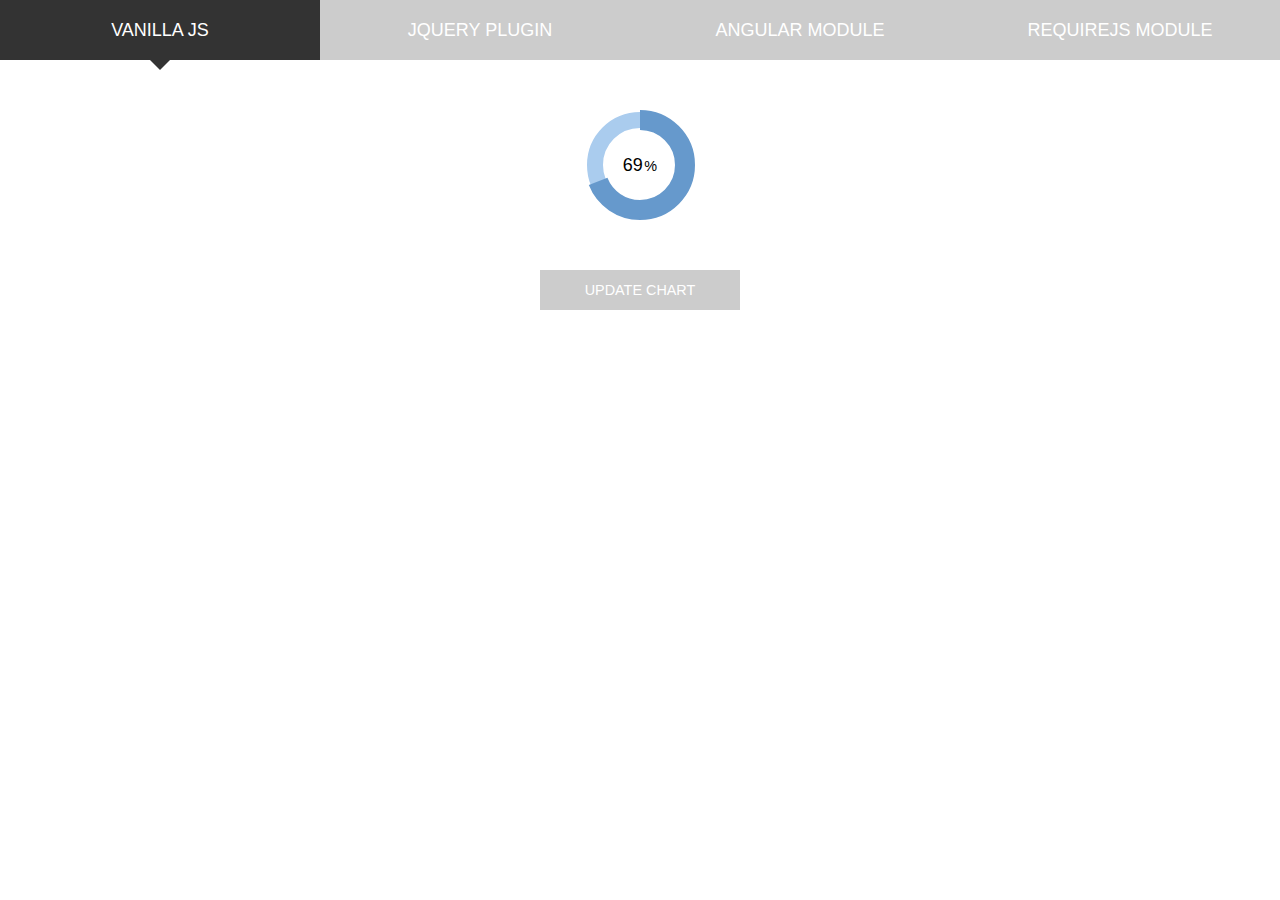
<file: easy-pie-chart-master/demo/index.html>
<!doctype html>
<html lang="en">
<head>
	<meta charset="UTF-8"/>
	<title>vanilla</title>
	<meta name="viewport" content="width=device-width"/>
	<link rel="stylesheet" href="style.css"/>
</head>
<body>

	<ul>
		<li><a href="index.html" class="active">Vanilla JS</a></li>
		<li><a href="jquery.html">jQuery plugin</a></li>
		<li><a href="angular.html">Angular module</a></li>
		<li><a href="requirejs.html">RequireJS module</a></li>
	</ul>

	<span class="chart" data-percent="86">
		<span class="percent"></span>
	</span>

	<span class="btn js_update">Update chart</span>

	<script src="../dist/easypiechart.js"></script>
	<script>
	document.addEventListener('DOMContentLoaded', function() {
		var chart = window.chart = new EasyPieChart(document.querySelector('span'), {
			easing: 'easeOutElastic',
			delay: 3000,
			barColor: '#69c',
			trackColor: '#ace',
			scaleColor: false,
			lineWidth: 20,
			trackWidth: 16,
			lineCap: 'butt',
			onStep: function(from, to, percent) {
				this.el.children[0].innerHTML = Math.round(percent);
			}
		});

		document.querySelector('.js_update').addEventListener('click', function(e) {
			chart.update(Math.random()*200-100);
		});

	});
	</script>
</body>
</html>
</file>
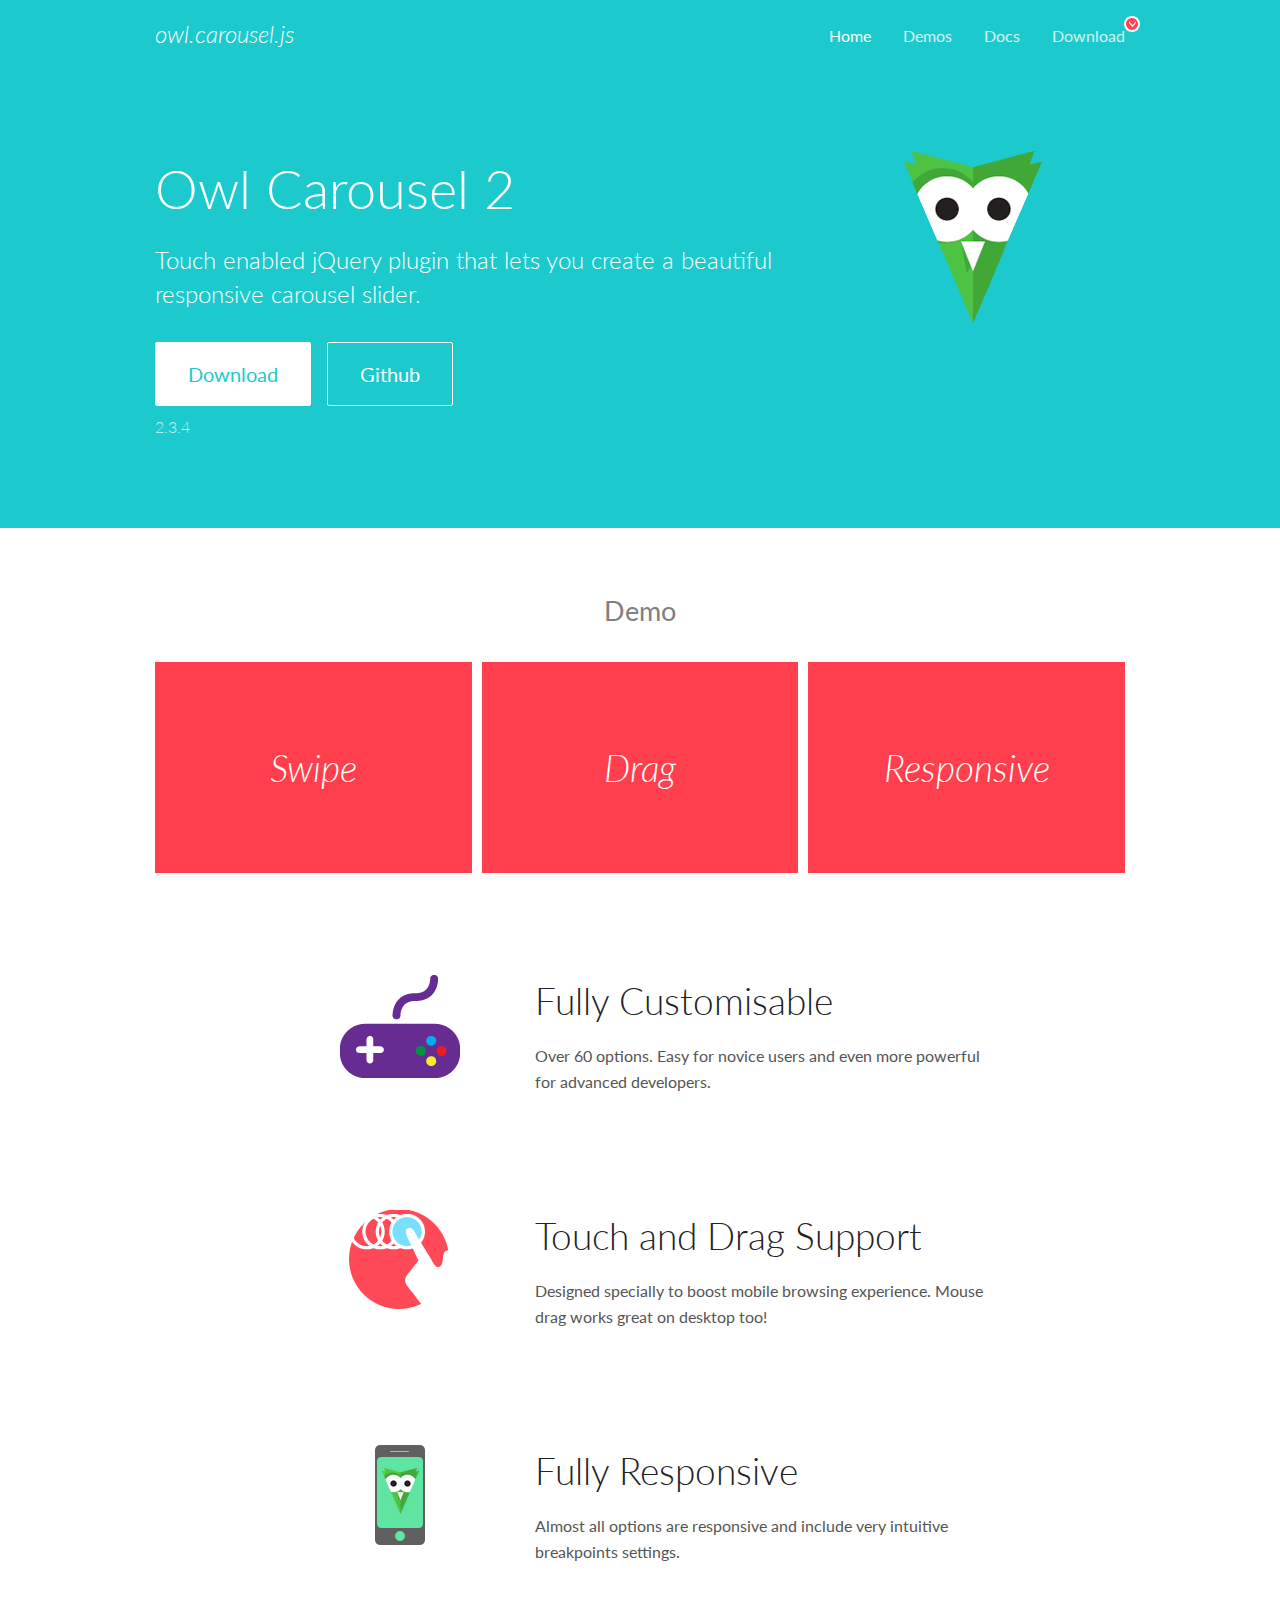
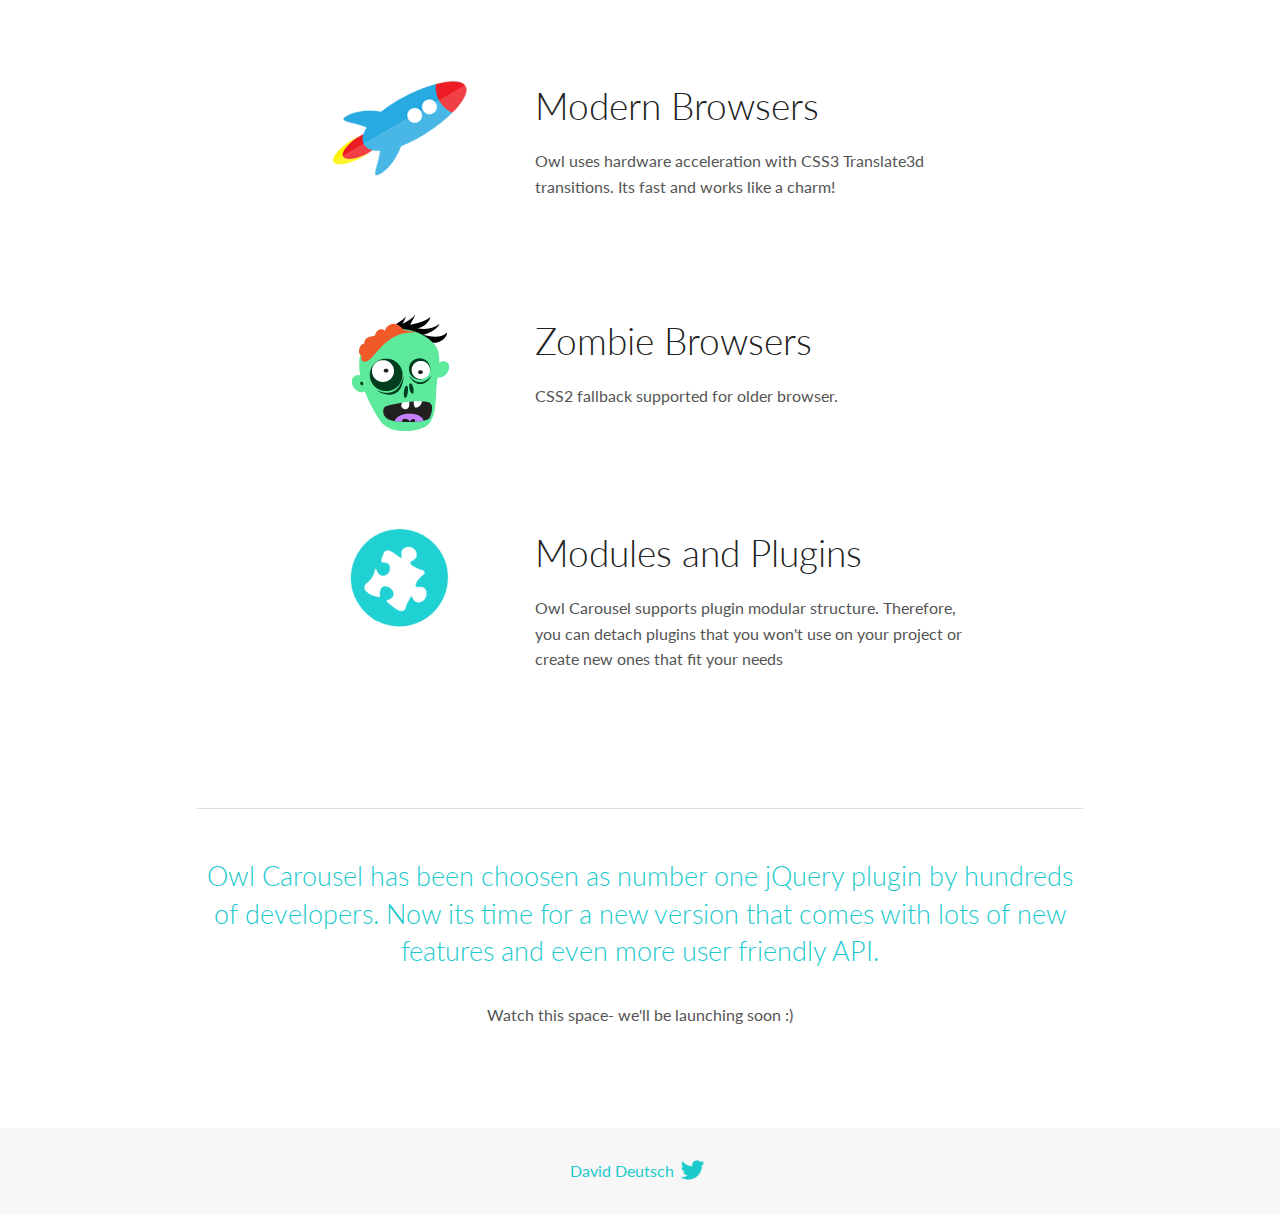
<file: OwlCarousel2-2.3.4/docs/index.html>
<!DOCTYPE html>
<html lang="en">
  <head>

    <!-- head -->
    <meta charset="utf-8">
    <meta name="msapplication-tap-highlight" content="no" />
    <meta name="viewport" content="width=device-width, initial-scale=1.0" />
    <meta name="description" content="Touch enabled jQuery plugin that lets you create beautiful responsive carousel slider.">
    <meta name="author" content="David Deutsch">
    <title>
      Home | Owl Carousel | 2.3.4
    </title>

    <!-- Stylesheets -->
    <link href='https://fonts.googleapis.com/css?family=Lato:300,400,700,400italic,300italic' rel='stylesheet' type='text/css'>
    <link rel="stylesheet" href="assets/css/docs.theme.min.css">

    <!-- Owl Stylesheets -->
    <link rel="stylesheet" href="assets/owlcarousel/assets/owl.carousel.min.css">
    <link rel="stylesheet" href="assets/owlcarousel/assets/owl.theme.default.min.css">

    <!-- HTML5 shim and Respond.js IE8 support of HTML5 elements and media queries -->

    <!--[if lt IE 9]>
      <script src="https://oss.maxcdn.com/libs/html5shiv/3.7.0/html5shiv.js"></script>
      <script src="https://oss.maxcdn.com/libs/respond.js/1.3.0/respond.min.js"></script>
    <![endif]-->

    <!-- Favicons -->
    <link rel="apple-touch-icon-precomposed" sizes="144x144" href="assets/ico/apple-touch-icon-144-precomposed.png">
    <link rel="shortcut icon" href="assets/ico/favicon.png">
    <link rel="shortcut icon" href="favicon.ico">

    <!-- Yeah i know js should not be in header. Its required for demos.-->

    <!-- javascript -->
    <script src="assets/vendors/jquery.min.js"></script>
    <script src="assets/owlcarousel/owl.carousel.js"></script>
  </head>
  <body>

    <!-- header -->
    <header class="header">
      <div class="row">
        <div class="large-12 columns">
          <div class="brand left">
            <h3>
              <a href="/OwlCarousel2/">owl.carousel.js</a> 
            </h3>
          </div>
          <a id="toggle-nav" class="right">
            <span></span> <span></span> <span></span> 
          </a> 
          <div class="nav-bar">
            <ul class="clearfix">
              <li class="active">
                <a href="/OwlCarousel2/index.html">Home</a> 
              </li>
              <li> <a href="/OwlCarousel2/demos/demos.html">Demos</a>  </li>
              <li> <a href="/OwlCarousel2/docs/started-welcome.html">Docs</a>  </li>
              <li>
                <a href="https://github.com/OwlCarousel2/OwlCarousel2/archive/2.3.4.zip">Download</a> 
                <span class="download"></span> 
              </li>
            </ul>
          </div>
        </div>
      </div>
    </header>

    <!-- home panel -->
    <section id="hero">
      <div class="row">
        <div class="large-8 medium-8 columns">
          <h1>Owl Carousel 2</h1>
          <h4>Touch enabled jQuery plugin that lets you create a beautiful responsive carousel slider.</h4>
          <a href="https://github.com/OwlCarousel2/OwlCarousel2/archive/2.3.4.zip" class="hero-button">Download</a> 
          <a href="https://github.com/OwlCarousel2/OwlCarousel2" class="hero-button outline">Github</a> 
          <p>2.3.4</p>
        </div>
        <div class="large-4 medium-4 columns">
          <img class="owl-logo" src="assets/img/owl-logo.png" alt="mr. Owl">
        </div>
      </div>
    </section>

    <!-- body -->
    <div class="home-demo">
      <div class="row">
        <div class="large-12 columns">
          <h3>Demo</h3>
          <div class="owl-carousel">
            <div class="item">
              <h2>Swipe</h2>
            </div>
            <div class="item">
              <h2>Drag</h2>
            </div>
            <div class="item">
              <h2>Responsive</h2>
            </div>
            <div class="item">
              <h2>CSS3</h2>
            </div>
            <div class="item">
              <h2>Fast</h2>
            </div>
            <div class="item">
              <h2>Easy</h2>
            </div>
            <div class="item">
              <h2>Free</h2>
            </div>
            <div class="item">
              <h2>Upgradable</h2>
            </div>
            <div class="item">
              <h2>Tons of options</h2>
            </div>
            <div class="item">
              <h2>Infinity</h2>
            </div>
            <div class="item">
              <h2>Auto Width</h2>
            </div>
          </div>
        </div>
      </div>
    </div>
    <script>
      var owl = $('.owl-carousel');
      owl.owlCarousel({
        margin: 10,
        loop: true,
        responsive: {
          0: {
            items: 1
          },
          600: {
            items: 2
          },
          1000: {
            items: 3
          }
        }
      })
    </script>

    <!-- features -->
    <div id="features">
      <div class="row">
        <div class="small-12 medium-9 small-centered columns">
          <section class="row feature">
            <div class="medium-4 small-12 columns">
              <img src="assets/img/feature-options.png" alt="">
            </div>
            <div class="medium-8 small-12 columns">
              <h2>Fully Customisable</h2>
              <p>Over 60 options. Easy for novice users and even more powerful for advanced developers.</p>
            </div>
          </section>
          <section class="row feature">
            <div class="medium-4 small-12 columns">
              <img src="assets/img/feature-drag.png" alt="">
            </div>
            <div class="medium-8 small-12 columns">
              <h2>Touch and Drag Support</h2>
              <p>Designed specially to boost mobile browsing experience. Mouse drag works great on desktop too!</p>
            </div>
          </section>
          <section class="row feature">
            <div class="medium-4 small-12 columns">
              <img src="assets/img/feature-responsive.png" alt="">
            </div>
            <div class="medium-8 small-12 columns">
              <h2>Fully Responsive</h2>
              <p>Almost all options are responsive and include very intuitive breakpoints settings.</p>
            </div>
          </section>
          <section class="row feature">
            <div class="medium-4 small-12 columns">
              <img src="assets/img/feature-modern.png" alt="">
            </div>
            <div class="medium-8 small-12 columns">
              <h2>Modern Browsers</h2>
              <p>Owl uses hardware acceleration with CSS3 Translate3d transitions. Its fast and works like a charm! </p>
            </div>
          </section>
          <section class="row feature">
            <div class="medium-4 small-12 columns">
              <img src="assets/img/feature-zombie.png" alt="">
            </div>
            <div class="medium-8 small-12 columns">
              <h2>Zombie Browsers</h2>
              <p>CSS2 fallback supported for older browser.</p>
            </div>
          </section>
          <section class="row feature">
            <div class="medium-4 small-12 columns">
              <img src="assets/img/feature-module.png" alt="">
            </div>
            <div class="medium-8 small-12 columns">
              <h2>Modules and Plugins</h2>
              <p>Owl Carousel supports plugin modular structure. Therefore, you can detach plugins that you won&#x27;t use on your project or create new ones that fit your needs</p>
            </div>
          </section>
        </div>
      </div>
    </div>

    <!-- footer -->
    <section id="teaser-text">
      <div class="row">
        <div class="small-12 medium-11 small-centered columns">
          <hr>
          <h3 id="owl-carousel-has-been-choosen-as-number-one-jquery-plugin-by-hundreds-of-developers-now-its-time-for-a-new-version-that-comes-with-lots-of-new-features-and-even-more-user-friendly-api-">Owl Carousel has been choosen as number one jQuery plugin by hundreds of developers. Now its time for a new version that comes with lots of new features and even more user friendly API.</h3>
          <p>Watch this space- we&#39;ll be launching soon :)</p>
        </div>
      </div>
    </section>

    <!-- footer -->
    <footer class="footer">
      <div class="row">
        <div class="large-12 columns">
          <h5>
            <a href="/OwlCarousel2/docs/support-contact.html">David Deutsch</a> 
            <a id="custom-tweet-button" href="https://twitter.com/share?url=https://github.com/OwlCarousel2/OwlCarousel2&text=Owl Carousel - This is so awesome! " target="_blank"></a> 
          </h5>
        </div>
      </div>
    </footer>

    <!-- vendors -->
    <script src="assets/vendors/highlight.js"></script>
    <script src="assets/js/app.js"></script>
  </body>
</html>
</file>
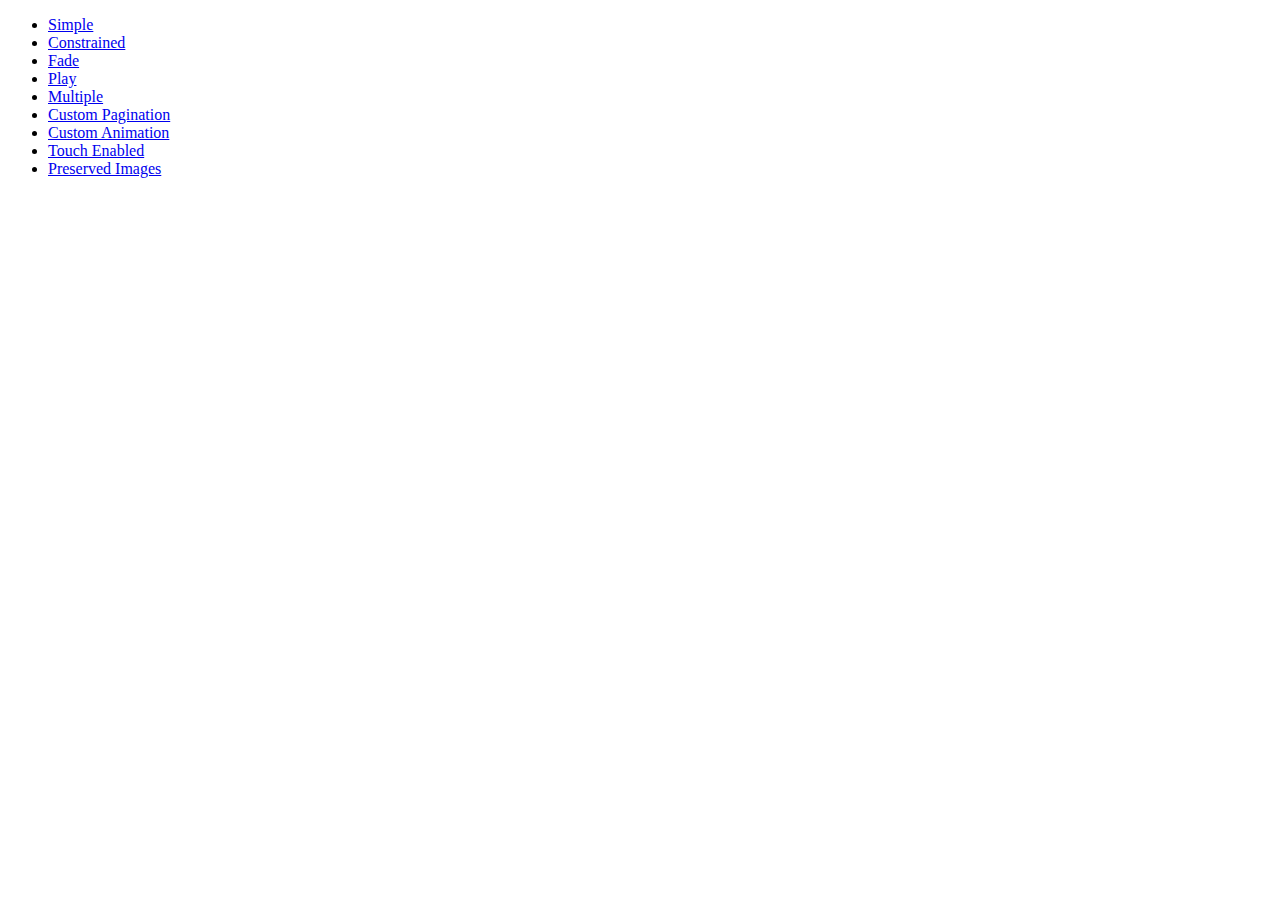
<file: superslides-0.6-stable/examples/index.html>
<!DOCTYPE html>
<html>
<head>
  <meta charset="utf-8">
  <title>Superslides - A fullscreen slider for jQuery</title>
  <link rel="stylesheet" href="../dist/stylesheets/superslides.css">
</head>
<body>
  <ul>
    <li><a href="simple.html">Simple</a></li>
    <li><a href="constrained.html">Constrained</a></li>
    <li><a href="fade.html">Fade</a></li>
    <li><a href="play.html">Play</a></li>
    <li><a href="multiple.html">Multiple</a></li>
    <li><a href="custom-pagination.html">Custom Pagination</a></li>
    <li><a href="custom-fx.html">Custom Animation</a></li>
    <li><a href="touch.html">Touch Enabled</a></li>
    <li><a href="preserved-images.html">Preserved Images</a></li>
  </ul>
</body>
</html>
</file>
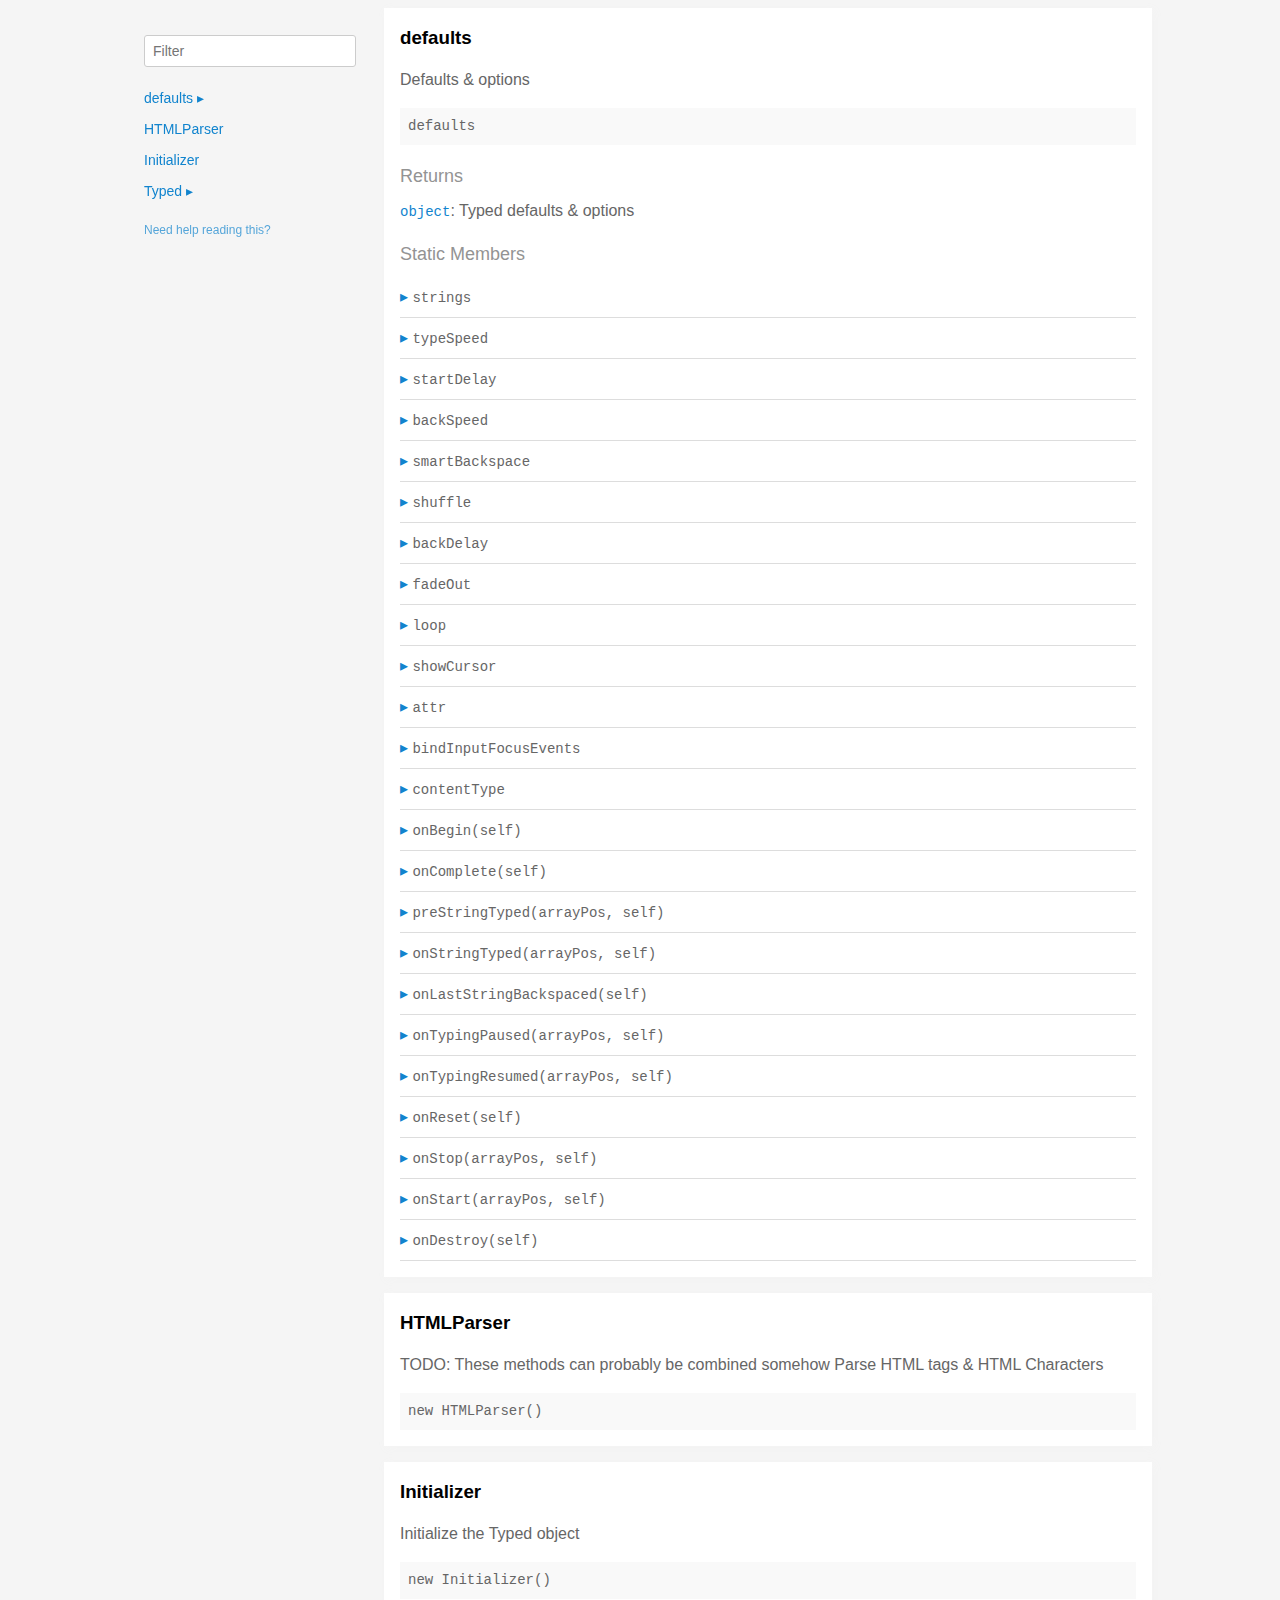
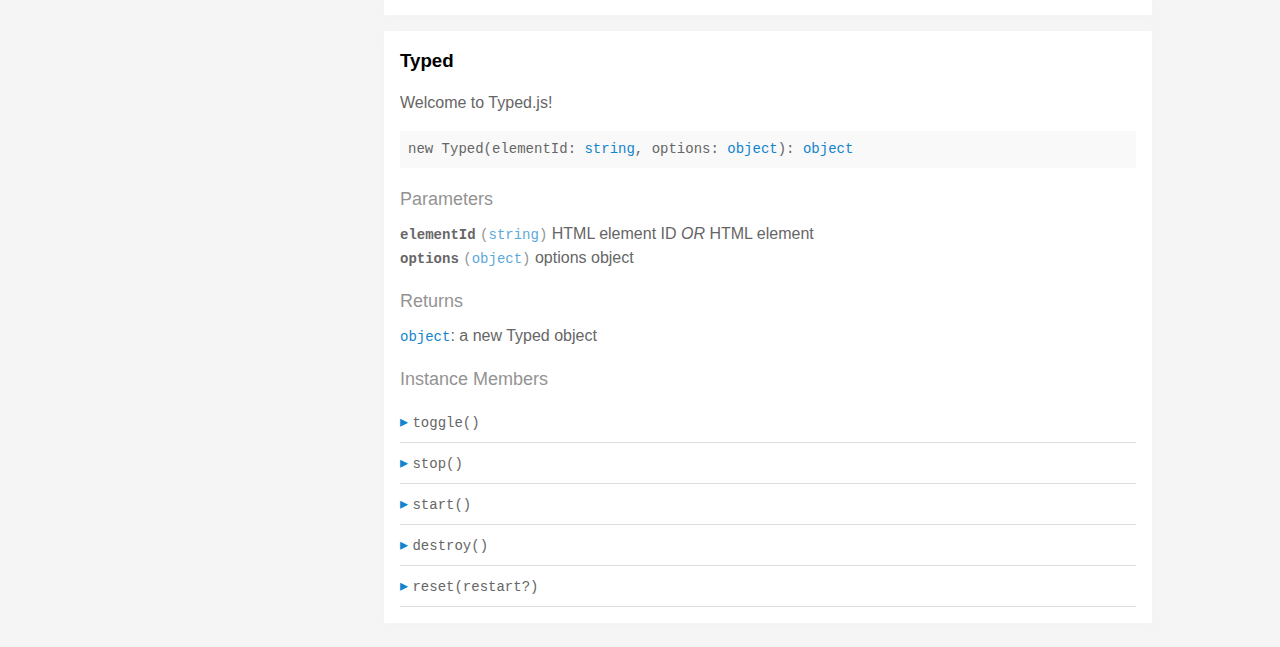
<file: typed.js-master/docs/index.html>
<!doctype html>
<html>
<head>
  <meta charset='utf-8' />
  <title>  | Documentation</title>
  <meta name='viewport' content='width=device-width,initial-scale=1'>
  <link href='assets/bass.css' type='text/css' rel='stylesheet' />
  <link href='assets/style.css' type='text/css' rel='stylesheet' />
  <link href='assets/github.css' type='text/css' rel='stylesheet' />
</head>
<body class='documentation'>
  <div class='max-width-4 mx-auto'>
    <div class='clearfix md-mxn2'>
      <div class='fixed xs-hide fix-3 overflow-auto max-height-100'>
        <div class='py1 px2'>
          <h3 class='mb0 no-anchor'></h3>
          <div class='mb1'><code></code></div>
          <input
            placeholder='Filter'
            id='filter-input'
            class='col12 block input'
            type='text' />
          <div id='toc'>
            <ul class='list-reset h5 py1-ul'>
              
                
                <li><a
                  href='#defaults'
                  class=" toggle-sibling">
                  defaults
                  <span class='icon'>▸</span>
                </a>
                
                <div class='toggle-target display-none'>
                  
                  <ul class='list-reset py1-ul pl1'>
                    <li class='h5'><span>Static members</span></li>
                    
                      <li><a
                        href='#defaults.strings'
                        class='regular pre-open'>
                        .strings
                      </a></li>
                    
                      <li><a
                        href='#defaults.typeSpeed'
                        class='regular pre-open'>
                        .typeSpeed
                      </a></li>
                    
                      <li><a
                        href='#defaults.startDelay'
                        class='regular pre-open'>
                        .startDelay
                      </a></li>
                    
                      <li><a
                        href='#defaults.backSpeed'
                        class='regular pre-open'>
                        .backSpeed
                      </a></li>
                    
                      <li><a
                        href='#defaults.smartBackspace'
                        class='regular pre-open'>
                        .smartBackspace
                      </a></li>
                    
                      <li><a
                        href='#defaults.shuffle'
                        class='regular pre-open'>
                        .shuffle
                      </a></li>
                    
                      <li><a
                        href='#defaults.backDelay'
                        class='regular pre-open'>
                        .backDelay
                      </a></li>
                    
                      <li><a
                        href='#defaults.fadeOut'
                        class='regular pre-open'>
                        .fadeOut
                      </a></li>
                    
                      <li><a
                        href='#defaults.loop'
                        class='regular pre-open'>
                        .loop
                      </a></li>
                    
                      <li><a
                        href='#defaults.showCursor'
                        class='regular pre-open'>
                        .showCursor
                      </a></li>
                    
                      <li><a
                        href='#defaults.attr'
                        class='regular pre-open'>
                        .attr
                      </a></li>
                    
                      <li><a
                        href='#defaults.bindInputFocusEvents'
                        class='regular pre-open'>
                        .bindInputFocusEvents
                      </a></li>
                    
                      <li><a
                        href='#defaults.contentType'
                        class='regular pre-open'>
                        .contentType
                      </a></li>

                      <li><a
                        href='#defaults.onBegin'
                        class='regular pre-open'>
                        .onBegin
                      </a></li>

                      <li><a
                        href='#defaults.onComplete'
                        class='regular pre-open'>
                        .onComplete
                      </a></li>
                    
                      <li><a
                        href='#defaults.preStringTyped'
                        class='regular pre-open'>
                        .preStringTyped
                      </a></li>
                    
                      <li><a
                        href='#defaults.onStringTyped'
                        class='regular pre-open'>
                        .onStringTyped
                      </a></li>
                    
                      <li><a
                        href='#defaults.onLastStringBackspaced'
                        class='regular pre-open'>
                        .onLastStringBackspaced
                      </a></li>
                    
                      <li><a
                        href='#defaults.onTypingPaused'
                        class='regular pre-open'>
                        .onTypingPaused
                      </a></li>
                    
                      <li><a
                        href='#defaults.onTypingResumed'
                        class='regular pre-open'>
                        .onTypingResumed
                      </a></li>
                    
                      <li><a
                        href='#defaults.onReset'
                        class='regular pre-open'>
                        .onReset
                      </a></li>
                    
                      <li><a
                        href='#defaults.onStop'
                        class='regular pre-open'>
                        .onStop
                      </a></li>
                    
                      <li><a
                        href='#defaults.onStart'
                        class='regular pre-open'>
                        .onStart
                      </a></li>
                    
                      <li><a
                        href='#defaults.onDestroy'
                        class='regular pre-open'>
                        .onDestroy
                      </a></li>
                    
                    </ul>
                  
                  
                  
                </div>
                
                </li>
              
                
                <li><a
                  href='#htmlparser'
                  class="">
                  HTMLParser
                  
                </a>
                
                </li>
              
                
                <li><a
                  href='#initializer'
                  class="">
                  Initializer
                  
                </a>
                
                </li>
              
                
                <li><a
                  href='#typed'
                  class=" toggle-sibling">
                  Typed
                  <span class='icon'>▸</span>
                </a>
                
                <div class='toggle-target display-none'>
                  
                  
                    <ul class='list-reset py1-ul pl1'>
                      <li class='h5'><span>Instance members</span></li>
                      
                      <li><a
                        href='#Typed#toggle'
                        class='regular pre-open'>
                        #toggle
                      </a></li>
                      
                      <li><a
                        href='#Typed#stop'
                        class='regular pre-open'>
                        #stop
                      </a></li>
                      
                      <li><a
                        href='#Typed#start'
                        class='regular pre-open'>
                        #start
                      </a></li>
                      
                      <li><a
                        href='#Typed#destroy'
                        class='regular pre-open'>
                        #destroy
                      </a></li>
                      
                      <li><a
                        href='#Typed#reset'
                        class='regular pre-open'>
                        #reset
                      </a></li>
                      
                    </ul>
                  
                  
                </div>
                
                </li>
              
            </ul>
          </div>
          <div class='mt1 h6 quiet'>
            <a href='http://documentation.js.org/reading-documentation.html'>Need help reading this?</a>
          </div>
        </div>
      </div>
      <div class='fix-margin-3'>
        
          
            <section class='p2 mb2 clearfix bg-white minishadow'>

  
  <div class='clearfix'>
    
    <h3 class='fl m0' id='defaults'>
      defaults
    </h3>
    
    
  </div>
  

  <p>Defaults &#x26; options</p>


  <div class='pre p1 fill-light mt0'>defaults</div>
  
  

  
  
  
  
  

  

  

  
    
      <div class='py1 quiet mt1 prose-big'>Returns</div>
      <code><a href="https://developer.mozilla.org/en-US/docs/Web/JavaScript/Reference/Global_Objects/Object">object</a></code>:
        Typed defaults &#x26; options

      
    
  

  

  

  
    <div class='py1 quiet mt1 prose-big'>Static Members</div>
    <div class="clearfix">
  
    <div class='border-bottom' id='defaults.strings'>
      <div class="clearfix small pointer toggle-sibling">
        <div class="py1 contain">
            <a class='icon pin-right py1 dark-link caret-right'>▸</a>
            <span class='code strong strong truncate'>strings</span>
        </div>
      </div>
      <div class="clearfix display-none toggle-target">
        <section class='p2 mb2 clearfix bg-white minishadow'>

  

  

  <div class='pre p1 fill-light mt0'>strings</div>
  
  

  
  
  
  
  

  

  
    <div class='py1 quiet mt1 prose-big'>Properties</div>
    <div>
      
        <div class='space-bottom0'>
          <span class='code bold'>strings</span> <code class='quiet'>(<a href="https://developer.mozilla.org/en-US/docs/Web/JavaScript/Reference/Global_Objects/Array">array</a>)</code>
          : strings to be typed

          
        </div>
      
        <div class='space-bottom0'>
          <span class='code bold'>stringsElement</span> <code class='quiet'>(<a href="https://developer.mozilla.org/en-US/docs/Web/JavaScript/Reference/Global_Objects/String">string</a>)</code>
          : ID of element containing string children

          
        </div>
      
    </div>
  

  

  

  

  

  

  
</section>

      </div>
    </div>
  
    <div class='border-bottom' id='defaults.typeSpeed'>
      <div class="clearfix small pointer toggle-sibling">
        <div class="py1 contain">
            <a class='icon pin-right py1 dark-link caret-right'>▸</a>
            <span class='code strong strong truncate'>typeSpeed</span>
        </div>
      </div>
      <div class="clearfix display-none toggle-target">
        <section class='p2 mb2 clearfix bg-white minishadow'>

  

  

  <div class='pre p1 fill-light mt0'>typeSpeed</div>
  
  

  
  
  
  
  

  

  
    <div class='py1 quiet mt1 prose-big'>Properties</div>
    <div>
      
        <div class='space-bottom0'>
          <span class='code bold'>typeSpeed</span> <code class='quiet'>(<a href="https://developer.mozilla.org/en-US/docs/Web/JavaScript/Reference/Global_Objects/Number">number</a>)</code>
          : type speed in milliseconds

          
        </div>
      
    </div>
  

  

  

  

  

  

  
</section>

      </div>
    </div>
  
    <div class='border-bottom' id='defaults.startDelay'>
      <div class="clearfix small pointer toggle-sibling">
        <div class="py1 contain">
            <a class='icon pin-right py1 dark-link caret-right'>▸</a>
            <span class='code strong strong truncate'>startDelay</span>
        </div>
      </div>
      <div class="clearfix display-none toggle-target">
        <section class='p2 mb2 clearfix bg-white minishadow'>

  

  

  <div class='pre p1 fill-light mt0'>startDelay</div>
  
  

  
  
  
  
  

  

  
    <div class='py1 quiet mt1 prose-big'>Properties</div>
    <div>
      
        <div class='space-bottom0'>
          <span class='code bold'>startDelay</span> <code class='quiet'>(<a href="https://developer.mozilla.org/en-US/docs/Web/JavaScript/Reference/Global_Objects/Number">number</a>)</code>
          : time before typing starts in milliseconds

          
        </div>
      
    </div>
  

  

  

  

  

  

  
</section>

      </div>
    </div>
  
    <div class='border-bottom' id='defaults.backSpeed'>
      <div class="clearfix small pointer toggle-sibling">
        <div class="py1 contain">
            <a class='icon pin-right py1 dark-link caret-right'>▸</a>
            <span class='code strong strong truncate'>backSpeed</span>
        </div>
      </div>
      <div class="clearfix display-none toggle-target">
        <section class='p2 mb2 clearfix bg-white minishadow'>

  

  

  <div class='pre p1 fill-light mt0'>backSpeed</div>
  
  

  
  
  
  
  

  

  
    <div class='py1 quiet mt1 prose-big'>Properties</div>
    <div>
      
        <div class='space-bottom0'>
          <span class='code bold'>backSpeed</span> <code class='quiet'>(<a href="https://developer.mozilla.org/en-US/docs/Web/JavaScript/Reference/Global_Objects/Number">number</a>)</code>
          : backspacing speed in milliseconds

          
        </div>
      
    </div>
  

  

  

  

  

  

  
</section>

      </div>
    </div>
  
    <div class='border-bottom' id='defaults.smartBackspace'>
      <div class="clearfix small pointer toggle-sibling">
        <div class="py1 contain">
            <a class='icon pin-right py1 dark-link caret-right'>▸</a>
            <span class='code strong strong truncate'>smartBackspace</span>
        </div>
      </div>
      <div class="clearfix display-none toggle-target">
        <section class='p2 mb2 clearfix bg-white minishadow'>

  

  

  <div class='pre p1 fill-light mt0'>smartBackspace</div>
  
  

  
  
  
  
  

  

  
    <div class='py1 quiet mt1 prose-big'>Properties</div>
    <div>
      
        <div class='space-bottom0'>
          <span class='code bold'>smartBackspace</span> <code class='quiet'>(<a href="https://developer.mozilla.org/en-US/docs/Web/JavaScript/Reference/Global_Objects/Boolean">boolean</a>)</code>
          : only backspace what doesn't match the previous string

          
        </div>
      
    </div>
  

  

  

  

  

  

  
</section>

      </div>
    </div>
  
    <div class='border-bottom' id='defaults.shuffle'>
      <div class="clearfix small pointer toggle-sibling">
        <div class="py1 contain">
            <a class='icon pin-right py1 dark-link caret-right'>▸</a>
            <span class='code strong strong truncate'>shuffle</span>
        </div>
      </div>
      <div class="clearfix display-none toggle-target">
        <section class='p2 mb2 clearfix bg-white minishadow'>

  

  

  <div class='pre p1 fill-light mt0'>shuffle</div>
  
  

  
  
  
  
  

  

  
    <div class='py1 quiet mt1 prose-big'>Properties</div>
    <div>
      
        <div class='space-bottom0'>
          <span class='code bold'>shuffle</span> <code class='quiet'>(<a href="https://developer.mozilla.org/en-US/docs/Web/JavaScript/Reference/Global_Objects/Boolean">boolean</a>)</code>
          : shuffle the strings

          
        </div>
      
    </div>
  

  

  

  

  

  

  
</section>

      </div>
    </div>
  
    <div class='border-bottom' id='defaults.backDelay'>
      <div class="clearfix small pointer toggle-sibling">
        <div class="py1 contain">
            <a class='icon pin-right py1 dark-link caret-right'>▸</a>
            <span class='code strong strong truncate'>backDelay</span>
        </div>
      </div>
      <div class="clearfix display-none toggle-target">
        <section class='p2 mb2 clearfix bg-white minishadow'>

  

  

  <div class='pre p1 fill-light mt0'>backDelay</div>
  
  

  
  
  
  
  

  

  
    <div class='py1 quiet mt1 prose-big'>Properties</div>
    <div>
      
        <div class='space-bottom0'>
          <span class='code bold'>backDelay</span> <code class='quiet'>(<a href="https://developer.mozilla.org/en-US/docs/Web/JavaScript/Reference/Global_Objects/Number">number</a>)</code>
          : time before backspacing in milliseconds

          
        </div>
      
    </div>
  

  

  

  

  

  

  
</section>

      </div>
    </div>
  
    <div class='border-bottom' id='defaults.fadeOut'>
      <div class="clearfix small pointer toggle-sibling">
        <div class="py1 contain">
            <a class='icon pin-right py1 dark-link caret-right'>▸</a>
            <span class='code strong strong truncate'>fadeOut</span>
        </div>
      </div>
      <div class="clearfix display-none toggle-target">
        <section class='p2 mb2 clearfix bg-white minishadow'>

  

  

  <div class='pre p1 fill-light mt0'>fadeOut</div>
  
  

  
  
  
  
  

  

  
    <div class='py1 quiet mt1 prose-big'>Properties</div>
    <div>
      
        <div class='space-bottom0'>
          <span class='code bold'>fadeOut</span> <code class='quiet'>(<a href="https://developer.mozilla.org/en-US/docs/Web/JavaScript/Reference/Global_Objects/Boolean">boolean</a>)</code>
          : Fade out instead of backspace

          
        </div>
      
        <div class='space-bottom0'>
          <span class='code bold'>fadeOutClass</span> <code class='quiet'>(<a href="https://developer.mozilla.org/en-US/docs/Web/JavaScript/Reference/Global_Objects/String">string</a>)</code>
          : css class for fade animation

          
        </div>
      
        <div class='space-bottom0'>
          <span class='code bold'>fadeOutDelay</span> <code class='quiet'>(<a href="https://developer.mozilla.org/en-US/docs/Web/JavaScript/Reference/Global_Objects/Boolean">boolean</a>)</code>
          : Fade out delay in milliseconds

          
        </div>
      
    </div>
  

  

  

  

  

  

  
</section>

      </div>
    </div>
  
    <div class='border-bottom' id='defaults.loop'>
      <div class="clearfix small pointer toggle-sibling">
        <div class="py1 contain">
            <a class='icon pin-right py1 dark-link caret-right'>▸</a>
            <span class='code strong strong truncate'>loop</span>
        </div>
      </div>
      <div class="clearfix display-none toggle-target">
        <section class='p2 mb2 clearfix bg-white minishadow'>

  

  

  <div class='pre p1 fill-light mt0'>loop</div>
  
  

  
  
  
  
  

  

  
    <div class='py1 quiet mt1 prose-big'>Properties</div>
    <div>
      
        <div class='space-bottom0'>
          <span class='code bold'>loop</span> <code class='quiet'>(<a href="https://developer.mozilla.org/en-US/docs/Web/JavaScript/Reference/Global_Objects/Boolean">boolean</a>)</code>
          : loop strings

          
        </div>
      
        <div class='space-bottom0'>
          <span class='code bold'>loopCount</span> <code class='quiet'>(<a href="https://developer.mozilla.org/en-US/docs/Web/JavaScript/Reference/Global_Objects/Number">number</a>)</code>
          : amount of loops

          
        </div>
      
    </div>
  

  

  

  

  

  

  
</section>

      </div>
    </div>
  
    <div class='border-bottom' id='defaults.showCursor'>
      <div class="clearfix small pointer toggle-sibling">
        <div class="py1 contain">
            <a class='icon pin-right py1 dark-link caret-right'>▸</a>
            <span class='code strong strong truncate'>showCursor</span>
        </div>
      </div>
      <div class="clearfix display-none toggle-target">
        <section class='p2 mb2 clearfix bg-white minishadow'>

  

  

  <div class='pre p1 fill-light mt0'>showCursor</div>
  
  

  
  
  
  
  

  

  
    <div class='py1 quiet mt1 prose-big'>Properties</div>
    <div>
      
        <div class='space-bottom0'>
          <span class='code bold'>showCursor</span> <code class='quiet'>(<a href="https://developer.mozilla.org/en-US/docs/Web/JavaScript/Reference/Global_Objects/Boolean">boolean</a>)</code>
          : show cursor

          
        </div>
      
        <div class='space-bottom0'>
          <span class='code bold'>cursorChar</span> <code class='quiet'>(<a href="https://developer.mozilla.org/en-US/docs/Web/JavaScript/Reference/Global_Objects/String">string</a>)</code>
          : character for cursor

          
        </div>
      
        <div class='space-bottom0'>
          <span class='code bold'>autoInsertCss</span> <code class='quiet'>(<a href="https://developer.mozilla.org/en-US/docs/Web/JavaScript/Reference/Global_Objects/Boolean">boolean</a>)</code>
          : insert CSS for cursor and fadeOut into HTML 
<head>

          
        </div>
      
    </div>
  

  

  

  

  

  

  
</section>

      </div>
    </div>
  
    <div class='border-bottom' id='defaults.attr'>
      <div class="clearfix small pointer toggle-sibling">
        <div class="py1 contain">
            <a class='icon pin-right py1 dark-link caret-right'>▸</a>
            <span class='code strong strong truncate'>attr</span>
        </div>
      </div>
      <div class="clearfix display-none toggle-target">
        <section class='p2 mb2 clearfix bg-white minishadow'>

  

  

  <div class='pre p1 fill-light mt0'>attr</div>
  
  

  
  
  
  
  

  

  
    <div class='py1 quiet mt1 prose-big'>Properties</div>
    <div>
      
        <div class='space-bottom0'>
          <span class='code bold'>attr</span> <code class='quiet'>(<a href="https://developer.mozilla.org/en-US/docs/Web/JavaScript/Reference/Global_Objects/String">string</a>)</code>
          : attribute for typing
Ex: input placeholder, value, or just HTML text

          
        </div>
      
    </div>
  

  

  

  

  

  

  
</section>

      </div>
    </div>
  
    <div class='border-bottom' id='defaults.bindInputFocusEvents'>
      <div class="clearfix small pointer toggle-sibling">
        <div class="py1 contain">
            <a class='icon pin-right py1 dark-link caret-right'>▸</a>
            <span class='code strong strong truncate'>bindInputFocusEvents</span>
        </div>
      </div>
      <div class="clearfix display-none toggle-target">
        <section class='p2 mb2 clearfix bg-white minishadow'>

  

  

  <div class='pre p1 fill-light mt0'>bindInputFocusEvents</div>
  
  

  
  
  
  
  

  

  
    <div class='py1 quiet mt1 prose-big'>Properties</div>
    <div>
      
        <div class='space-bottom0'>
          <span class='code bold'>bindInputFocusEvents</span> <code class='quiet'>(<a href="https://developer.mozilla.org/en-US/docs/Web/JavaScript/Reference/Global_Objects/Boolean">boolean</a>)</code>
          : bind to focus and blur if el is text input

          
        </div>
      
    </div>
  

  

  

  

  

  

  
</section>

      </div>
    </div>
  
    <div class='border-bottom' id='defaults.contentType'>
      <div class="clearfix small pointer toggle-sibling">
        <div class="py1 contain">
            <a class='icon pin-right py1 dark-link caret-right'>▸</a>
            <span class='code strong strong truncate'>contentType</span>
        </div>
      </div>
      <div class="clearfix display-none toggle-target">
        <section class='p2 mb2 clearfix bg-white minishadow'>

  

  

  <div class='pre p1 fill-light mt0'>contentType</div>
  
  

  
  
  
  
  

  

  
    <div class='py1 quiet mt1 prose-big'>Properties</div>
    <div>
      
        <div class='space-bottom0'>
          <span class='code bold'>contentType</span> <code class='quiet'>(<a href="https://developer.mozilla.org/en-US/docs/Web/JavaScript/Reference/Global_Objects/String">string</a>)</code>
          : 'html' or 'null' for plaintext

          
        </div>
      
    </div>
  

  

  

  

  

  

  
</section>

      </div>
    </div>
  
    <div class='border-bottom' id='defaults.onBegin'>
      <div class="clearfix small pointer toggle-sibling">
        <div class="py1 contain">
            <a class='icon pin-right py1 dark-link caret-right'>▸</a>
            <span class='code strong strong truncate'>onBegin(self)</span>
        </div>
      </div>
      <div class="clearfix display-none toggle-target">
        <section class='p2 mb2 clearfix bg-white minishadow'>

  

  <p>Before it begins typing</p>

  <div class='pre p1 fill-light mt0'>onBegin(self: <a href="#typed">Typed</a>)</div>
  
    <div class='py1 quiet mt1 prose-big'>Parameters</div>
    <div class='prose'>
      
        <div class='space-bottom0'>
          <div>
            <span class='code bold'>self</span> <code class='quiet'>(<a href="#typed">Typed</a>)</code>
	    
          </div>
          
        </div>
      
    </div>
  
</section>

      </div>
    </div>

    <div class='border-bottom' id='defaults.onComplete'>
      <div class="clearfix small pointer toggle-sibling">
        <div class="py1 contain">
            <a class='icon pin-right py1 dark-link caret-right'>▸</a>
            <span class='code strong strong truncate'>onComplete(self)</span>
        </div>
      </div>
      <div class="clearfix display-none toggle-target">
        <section class='p2 mb2 clearfix bg-white minishadow'>

  

  <p>All typing is complete</p>


  <div class='pre p1 fill-light mt0'>onComplete(self: <a href="#typed">Typed</a>)</div>
  
  

  
  
  
  
  

  
    <div class='py1 quiet mt1 prose-big'>Parameters</div>
    <div class='prose'>
      
        <div class='space-bottom0'>
          <div>
            <span class='code bold'>self</span> <code class='quiet'>(<a href="#typed">Typed</a>)</code>
	    
          </div>
          
        </div>
      
    </div>
  

  

  

  

  

  

  

  
</section>

      </div>
    </div>
  
    <div class='border-bottom' id='defaults.preStringTyped'>
      <div class="clearfix small pointer toggle-sibling">
        <div class="py1 contain">
            <a class='icon pin-right py1 dark-link caret-right'>▸</a>
            <span class='code strong strong truncate'>preStringTyped(arrayPos, self)</span>
        </div>
      </div>
      <div class="clearfix display-none toggle-target">
        <section class='p2 mb2 clearfix bg-white minishadow'>

  

  <p>Before each string is typed</p>


  <div class='pre p1 fill-light mt0'>preStringTyped(arrayPos: <a href="https://developer.mozilla.org/en-US/docs/Web/JavaScript/Reference/Global_Objects/Number">number</a>, self: <a href="#typed">Typed</a>)</div>
  
  

  
  
  
  
  

  
    <div class='py1 quiet mt1 prose-big'>Parameters</div>
    <div class='prose'>
      
        <div class='space-bottom0'>
          <div>
            <span class='code bold'>arrayPos</span> <code class='quiet'>(<a href="https://developer.mozilla.org/en-US/docs/Web/JavaScript/Reference/Global_Objects/Number">number</a>)</code>
	    
          </div>
          
        </div>
      
        <div class='space-bottom0'>
          <div>
            <span class='code bold'>self</span> <code class='quiet'>(<a href="#typed">Typed</a>)</code>
	    
          </div>
          
        </div>
      
    </div>
  

  

  

  

  

  

  

  
</section>

      </div>
    </div>
  
    <div class='border-bottom' id='defaults.onStringTyped'>
      <div class="clearfix small pointer toggle-sibling">
        <div class="py1 contain">
            <a class='icon pin-right py1 dark-link caret-right'>▸</a>
            <span class='code strong strong truncate'>onStringTyped(arrayPos, self)</span>
        </div>
      </div>
      <div class="clearfix display-none toggle-target">
        <section class='p2 mb2 clearfix bg-white minishadow'>

  

  <p>After each string is typed</p>


  <div class='pre p1 fill-light mt0'>onStringTyped(arrayPos: <a href="https://developer.mozilla.org/en-US/docs/Web/JavaScript/Reference/Global_Objects/Number">number</a>, self: <a href="#typed">Typed</a>)</div>
  
  

  
  
  
  
  

  
    <div class='py1 quiet mt1 prose-big'>Parameters</div>
    <div class='prose'>
      
        <div class='space-bottom0'>
          <div>
            <span class='code bold'>arrayPos</span> <code class='quiet'>(<a href="https://developer.mozilla.org/en-US/docs/Web/JavaScript/Reference/Global_Objects/Number">number</a>)</code>
	    
          </div>
          
        </div>
      
        <div class='space-bottom0'>
          <div>
            <span class='code bold'>self</span> <code class='quiet'>(<a href="#typed">Typed</a>)</code>
	    
          </div>
          
        </div>
      
    </div>
  

  

  

  

  

  

  

  
</section>

      </div>
    </div>
  
    <div class='border-bottom' id='defaults.onLastStringBackspaced'>
      <div class="clearfix small pointer toggle-sibling">
        <div class="py1 contain">
            <a class='icon pin-right py1 dark-link caret-right'>▸</a>
            <span class='code strong strong truncate'>onLastStringBackspaced(self)</span>
        </div>
      </div>
      <div class="clearfix display-none toggle-target">
        <section class='p2 mb2 clearfix bg-white minishadow'>

  

  <p>During looping, after last string is typed</p>


  <div class='pre p1 fill-light mt0'>onLastStringBackspaced(self: <a href="#typed">Typed</a>)</div>
  
  

  
  
  
  
  

  
    <div class='py1 quiet mt1 prose-big'>Parameters</div>
    <div class='prose'>
      
        <div class='space-bottom0'>
          <div>
            <span class='code bold'>self</span> <code class='quiet'>(<a href="#typed">Typed</a>)</code>
	    
          </div>
          
        </div>
      
    </div>
  

  

  

  

  

  

  

  
</section>

      </div>
    </div>
  
    <div class='border-bottom' id='defaults.onTypingPaused'>
      <div class="clearfix small pointer toggle-sibling">
        <div class="py1 contain">
            <a class='icon pin-right py1 dark-link caret-right'>▸</a>
            <span class='code strong strong truncate'>onTypingPaused(arrayPos, self)</span>
        </div>
      </div>
      <div class="clearfix display-none toggle-target">
        <section class='p2 mb2 clearfix bg-white minishadow'>

  

  <p>Typing has been stopped</p>


  <div class='pre p1 fill-light mt0'>onTypingPaused(arrayPos: <a href="https://developer.mozilla.org/en-US/docs/Web/JavaScript/Reference/Global_Objects/Number">number</a>, self: <a href="#typed">Typed</a>)</div>
  
  

  
  
  
  
  

  
    <div class='py1 quiet mt1 prose-big'>Parameters</div>
    <div class='prose'>
      
        <div class='space-bottom0'>
          <div>
            <span class='code bold'>arrayPos</span> <code class='quiet'>(<a href="https://developer.mozilla.org/en-US/docs/Web/JavaScript/Reference/Global_Objects/Number">number</a>)</code>
	    
          </div>
          
        </div>
      
        <div class='space-bottom0'>
          <div>
            <span class='code bold'>self</span> <code class='quiet'>(<a href="#typed">Typed</a>)</code>
	    
          </div>
          
        </div>
      
    </div>
  

  

  

  

  

  

  

  
</section>

      </div>
    </div>
  
    <div class='border-bottom' id='defaults.onTypingResumed'>
      <div class="clearfix small pointer toggle-sibling">
        <div class="py1 contain">
            <a class='icon pin-right py1 dark-link caret-right'>▸</a>
            <span class='code strong strong truncate'>onTypingResumed(arrayPos, self)</span>
        </div>
      </div>
      <div class="clearfix display-none toggle-target">
        <section class='p2 mb2 clearfix bg-white minishadow'>

  

  <p>Typing has been started after being stopped</p>


  <div class='pre p1 fill-light mt0'>onTypingResumed(arrayPos: <a href="https://developer.mozilla.org/en-US/docs/Web/JavaScript/Reference/Global_Objects/Number">number</a>, self: <a href="#typed">Typed</a>)</div>
  
  

  
  
  
  
  

  
    <div class='py1 quiet mt1 prose-big'>Parameters</div>
    <div class='prose'>
      
        <div class='space-bottom0'>
          <div>
            <span class='code bold'>arrayPos</span> <code class='quiet'>(<a href="https://developer.mozilla.org/en-US/docs/Web/JavaScript/Reference/Global_Objects/Number">number</a>)</code>
	    
          </div>
          
        </div>
      
        <div class='space-bottom0'>
          <div>
            <span class='code bold'>self</span> <code class='quiet'>(<a href="#typed">Typed</a>)</code>
	    
          </div>
          
        </div>
      
    </div>
  

  

  

  

  

  

  

  
</section>

      </div>
    </div>
  
    <div class='border-bottom' id='defaults.onReset'>
      <div class="clearfix small pointer toggle-sibling">
        <div class="py1 contain">
            <a class='icon pin-right py1 dark-link caret-right'>▸</a>
            <span class='code strong strong truncate'>onReset(self)</span>
        </div>
      </div>
      <div class="clearfix display-none toggle-target">
        <section class='p2 mb2 clearfix bg-white minishadow'>

  

  <p>After reset</p>


  <div class='pre p1 fill-light mt0'>onReset(self: <a href="#typed">Typed</a>)</div>
  
  

  
  
  
  
  

  
    <div class='py1 quiet mt1 prose-big'>Parameters</div>
    <div class='prose'>
      
        <div class='space-bottom0'>
          <div>
            <span class='code bold'>self</span> <code class='quiet'>(<a href="#typed">Typed</a>)</code>
	    
          </div>
          
        </div>
      
    </div>
  

  

  

  

  

  

  

  
</section>

      </div>
    </div>
  
    <div class='border-bottom' id='defaults.onStop'>
      <div class="clearfix small pointer toggle-sibling">
        <div class="py1 contain">
            <a class='icon pin-right py1 dark-link caret-right'>▸</a>
            <span class='code strong strong truncate'>onStop(arrayPos, self)</span>
        </div>
      </div>
      <div class="clearfix display-none toggle-target">
        <section class='p2 mb2 clearfix bg-white minishadow'>

  

  <p>After stop</p>


  <div class='pre p1 fill-light mt0'>onStop(arrayPos: <a href="https://developer.mozilla.org/en-US/docs/Web/JavaScript/Reference/Global_Objects/Number">number</a>, self: <a href="#typed">Typed</a>)</div>
  
  

  
  
  
  
  

  
    <div class='py1 quiet mt1 prose-big'>Parameters</div>
    <div class='prose'>
      
        <div class='space-bottom0'>
          <div>
            <span class='code bold'>arrayPos</span> <code class='quiet'>(<a href="https://developer.mozilla.org/en-US/docs/Web/JavaScript/Reference/Global_Objects/Number">number</a>)</code>
	    
          </div>
          
        </div>
      
        <div class='space-bottom0'>
          <div>
            <span class='code bold'>self</span> <code class='quiet'>(<a href="#typed">Typed</a>)</code>
	    
          </div>
          
        </div>
      
    </div>
  

  

  

  

  

  

  

  
</section>

      </div>
    </div>
  
    <div class='border-bottom' id='defaults.onStart'>
      <div class="clearfix small pointer toggle-sibling">
        <div class="py1 contain">
            <a class='icon pin-right py1 dark-link caret-right'>▸</a>
            <span class='code strong strong truncate'>onStart(arrayPos, self)</span>
        </div>
      </div>
      <div class="clearfix display-none toggle-target">
        <section class='p2 mb2 clearfix bg-white minishadow'>

  

  <p>After start</p>


  <div class='pre p1 fill-light mt0'>onStart(arrayPos: <a href="https://developer.mozilla.org/en-US/docs/Web/JavaScript/Reference/Global_Objects/Number">number</a>, self: <a href="#typed">Typed</a>)</div>
  
  

  
  
  
  
  

  
    <div class='py1 quiet mt1 prose-big'>Parameters</div>
    <div class='prose'>
      
        <div class='space-bottom0'>
          <div>
            <span class='code bold'>arrayPos</span> <code class='quiet'>(<a href="https://developer.mozilla.org/en-US/docs/Web/JavaScript/Reference/Global_Objects/Number">number</a>)</code>
	    
          </div>
          
        </div>
      
        <div class='space-bottom0'>
          <div>
            <span class='code bold'>self</span> <code class='quiet'>(<a href="#typed">Typed</a>)</code>
	    
          </div>
          
        </div>
      
    </div>
  

  

  

  

  

  

  

  
</section>

      </div>
    </div>
  
    <div class='border-bottom' id='defaults.onDestroy'>
      <div class="clearfix small pointer toggle-sibling">
        <div class="py1 contain">
            <a class='icon pin-right py1 dark-link caret-right'>▸</a>
            <span class='code strong strong truncate'>onDestroy(self)</span>
        </div>
      </div>
      <div class="clearfix display-none toggle-target">
        <section class='p2 mb2 clearfix bg-white minishadow'>

  

  <p>After destroy</p>


  <div class='pre p1 fill-light mt0'>onDestroy(self: <a href="#typed">Typed</a>)</div>
  
  

  
  
  
  
  

  
    <div class='py1 quiet mt1 prose-big'>Parameters</div>
    <div class='prose'>
      
        <div class='space-bottom0'>
          <div>
            <span class='code bold'>self</span> <code class='quiet'>(<a href="#typed">Typed</a>)</code>
	    
          </div>
          
        </div>
      
    </div>
  

  

  

  

  

  

  

  
</section>

      </div>
    </div>
  
</div>

  

  

  
</section>

          
        
          
            <section class='p2 mb2 clearfix bg-white minishadow'>

  
  <div class='clearfix'>
    
    <h3 class='fl m0' id='htmlparser'>
      HTMLParser
    </h3>
    
    
  </div>
  

  <p>TODO: These methods can probably be combined somehow
Parse HTML tags &#x26; HTML Characters</p>


  <div class='pre p1 fill-light mt0'>new HTMLParser()</div>
  
  

  
  
  
  
  

  

  

  

  

  

  

  

  
</section>

          
        
          
            <section class='p2 mb2 clearfix bg-white minishadow'>

  
  <div class='clearfix'>
    
    <h3 class='fl m0' id='initializer'>
      Initializer
    </h3>
    
    
  </div>
  

  <p>Initialize the Typed object</p>


  <div class='pre p1 fill-light mt0'>new Initializer()</div>
  
  

  
  
  
  
  

  

  

  

  

  

  

  

  
</section>

          
        
          
            <section class='p2 mb2 clearfix bg-white minishadow'>

  
  <div class='clearfix'>
    
    <h3 class='fl m0' id='typed'>
      Typed
    </h3>
    
    
  </div>
  

  <p>Welcome to Typed.js!</p>


  <div class='pre p1 fill-light mt0'>new Typed(elementId: <a href="https://developer.mozilla.org/en-US/docs/Web/JavaScript/Reference/Global_Objects/String">string</a>, options: <a href="https://developer.mozilla.org/en-US/docs/Web/JavaScript/Reference/Global_Objects/Object">object</a>): <a href="https://developer.mozilla.org/en-US/docs/Web/JavaScript/Reference/Global_Objects/Object">object</a></div>
  
  

  
  
  
  
  

  
    <div class='py1 quiet mt1 prose-big'>Parameters</div>
    <div class='prose'>
      
        <div class='space-bottom0'>
          <div>
            <span class='code bold'>elementId</span> <code class='quiet'>(<a href="https://developer.mozilla.org/en-US/docs/Web/JavaScript/Reference/Global_Objects/String">string</a>)</code>
	    HTML element ID 
<em>OR</em>
 HTML element

          </div>
          
        </div>
      
        <div class='space-bottom0'>
          <div>
            <span class='code bold'>options</span> <code class='quiet'>(<a href="https://developer.mozilla.org/en-US/docs/Web/JavaScript/Reference/Global_Objects/Object">object</a>)</code>
	    options object

          </div>
          
        </div>
      
    </div>
  

  

  
    
      <div class='py1 quiet mt1 prose-big'>Returns</div>
      <code><a href="https://developer.mozilla.org/en-US/docs/Web/JavaScript/Reference/Global_Objects/Object">object</a></code>:
        a new Typed object

      
    
  

  

  

  

  
    <div class='py1 quiet mt1 prose-big'>Instance Members</div>
    <div class="clearfix">
  
    <div class='border-bottom' id='Typed#toggle'>
      <div class="clearfix small pointer toggle-sibling">
        <div class="py1 contain">
            <a class='icon pin-right py1 dark-link caret-right'>▸</a>
            <span class='code strong strong truncate'>toggle()</span>
        </div>
      </div>
      <div class="clearfix display-none toggle-target">
        <section class='p2 mb2 clearfix bg-white minishadow'>

  

  <p>Toggle start() and stop() of the Typed instance</p>


  <div class='pre p1 fill-light mt0'>toggle()</div>
  
  

  
  
  
  
  

  

  

  

  

  

  

  

  
</section>

      </div>
    </div>
  
    <div class='border-bottom' id='Typed#stop'>
      <div class="clearfix small pointer toggle-sibling">
        <div class="py1 contain">
            <a class='icon pin-right py1 dark-link caret-right'>▸</a>
            <span class='code strong strong truncate'>stop()</span>
        </div>
      </div>
      <div class="clearfix display-none toggle-target">
        <section class='p2 mb2 clearfix bg-white minishadow'>

  

  <p>Stop typing / backspacing and enable cursor blinking</p>


  <div class='pre p1 fill-light mt0'>stop()</div>
  
  

  
  
  
  
  

  

  

  

  

  

  

  

  
</section>

      </div>
    </div>
  
    <div class='border-bottom' id='Typed#start'>
      <div class="clearfix small pointer toggle-sibling">
        <div class="py1 contain">
            <a class='icon pin-right py1 dark-link caret-right'>▸</a>
            <span class='code strong strong truncate'>start()</span>
        </div>
      </div>
      <div class="clearfix display-none toggle-target">
        <section class='p2 mb2 clearfix bg-white minishadow'>

  

  <p>Start typing / backspacing after being stopped</p>


  <div class='pre p1 fill-light mt0'>start()</div>
  
  

  
  
  
  
  

  

  

  

  

  

  

  

  
</section>

      </div>
    </div>
  
    <div class='border-bottom' id='Typed#destroy'>
      <div class="clearfix small pointer toggle-sibling">
        <div class="py1 contain">
            <a class='icon pin-right py1 dark-link caret-right'>▸</a>
            <span class='code strong strong truncate'>destroy()</span>
        </div>
      </div>
      <div class="clearfix display-none toggle-target">
        <section class='p2 mb2 clearfix bg-white minishadow'>

  

  <p>Destroy this instance of Typed</p>


  <div class='pre p1 fill-light mt0'>destroy()</div>
  
  

  
  
  
  
  

  

  

  

  

  

  

  

  
</section>

      </div>
    </div>
  
    <div class='border-bottom' id='Typed#reset'>
      <div class="clearfix small pointer toggle-sibling">
        <div class="py1 contain">
            <a class='icon pin-right py1 dark-link caret-right'>▸</a>
            <span class='code strong strong truncate'>reset(restart?)</span>
        </div>
      </div>
      <div class="clearfix display-none toggle-target">
        <section class='p2 mb2 clearfix bg-white minishadow'>

  

  <p>Reset Typed and optionally restarts</p>


  <div class='pre p1 fill-light mt0'>reset(restart: <a href="https://developer.mozilla.org/en-US/docs/Web/JavaScript/Reference/Global_Objects/Boolean">boolean</a>?= nser)</div>
  
  

  
  
  
  
  

  
    <div class='py1 quiet mt1 prose-big'>Parameters</div>
    <div class='prose'>
      
        <div class='space-bottom0'>
          <div>
            <span class='code bold'>restart</span> <code class='quiet'>(<a href="https://developer.mozilla.org/en-US/docs/Web/JavaScript/Reference/Global_Objects/Boolean">boolean</a>?= nser)</code>
	    
          </div>
          
        </div>
      
    </div>
  

  

  

  

  

  

  

  
</section>

      </div>
    </div>
  
</div>

  

  
</section>

          
        
      </div>
    </div>
  </div>
  <script src='assets/anchor.js'></script>
  <script src='assets/site.js'></script>
</body>
</html>
</file>
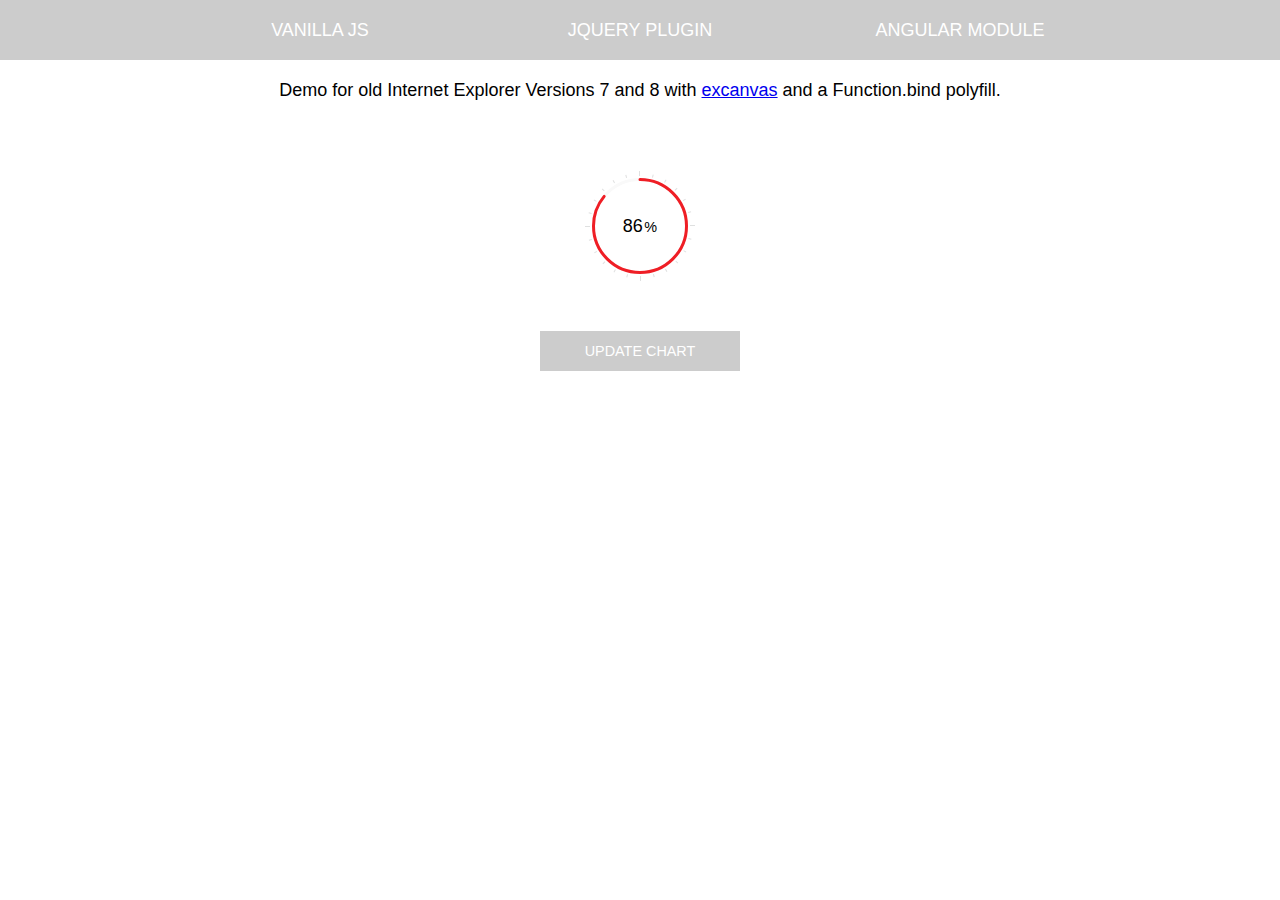
<file: easy-pie-chart-master/demo/old-ie.html>
<!doctype html>
<html lang="en">
<head>
	<meta charset="UTF-8"/>
	<title>jQuery</title>
	<meta name="viewport" content="width=device-width"/>
	<link rel="stylesheet" href="style.css"/>
	<script src="excanvas.compiled.js"></script>
	<script>
	// IE function.bind polyfill
	if (!Function.prototype.bind) {
		Function.prototype.bind = function (oThis) {
			if (typeof this !== "function") {
				// closest thing possible to the ECMAScript 5 internal IsCallable function
				throw new TypeError("Function.prototype.bind - what is trying to be bound is not callable");
			}

			var aArgs = Array.prototype.slice.call(arguments, 1),
				fToBind = this,
				fNOP = function () {},
				fBound = function () {
					return fToBind.apply(this instanceof fNOP && oThis ? this : oThis,
				aArgs.concat(Array.prototype.slice.call(arguments)));
			};

			fNOP.prototype = this.prototype;
			fBound.prototype = new fNOP();

			return fBound;
		};
	}
	</script>
</head>
<body>

	<ul>
		<li><a href="index.html">Vanilla JS</a></li>
		<li><a href="jquery.html">jQuery plugin</a></li>
		<li><a href="angular.html">Angular module</a></li>
	</ul>

	<p>Demo for old Internet Explorer Versions 7 and 8 with <a href="http://excanvas.sourceforge.net" target="_blank">excanvas</a> and a Function.bind polyfill.</p>

	<span class="chart" data-percent="86">
		<span class="percent"></span>
	</span>

	<span class="btn js_update">Update chart</span>

	<script src="http://ajax.googleapis.com/ajax/libs/jquery/1.10.2/jquery.min.js"></script>
	<script src="../dist/jquery.easypiechart.min.js"></script>
	<script>
	$(function() {
		var $chart = $('.chart');
		$chart.easyPieChart({
			onStep: function(from, to, percent) {
				$(this.el).find('.percent').text(Math.round(percent));
			}
		});
		var chart = window.chart = $chart.data('easyPieChart');
		chart.update($chart.data('percent'));
		$('.js_update').on('click', function() {
			chart.update(Math.random()*200-100);
		});
	});
	</script>
</body>
</html>
</file>
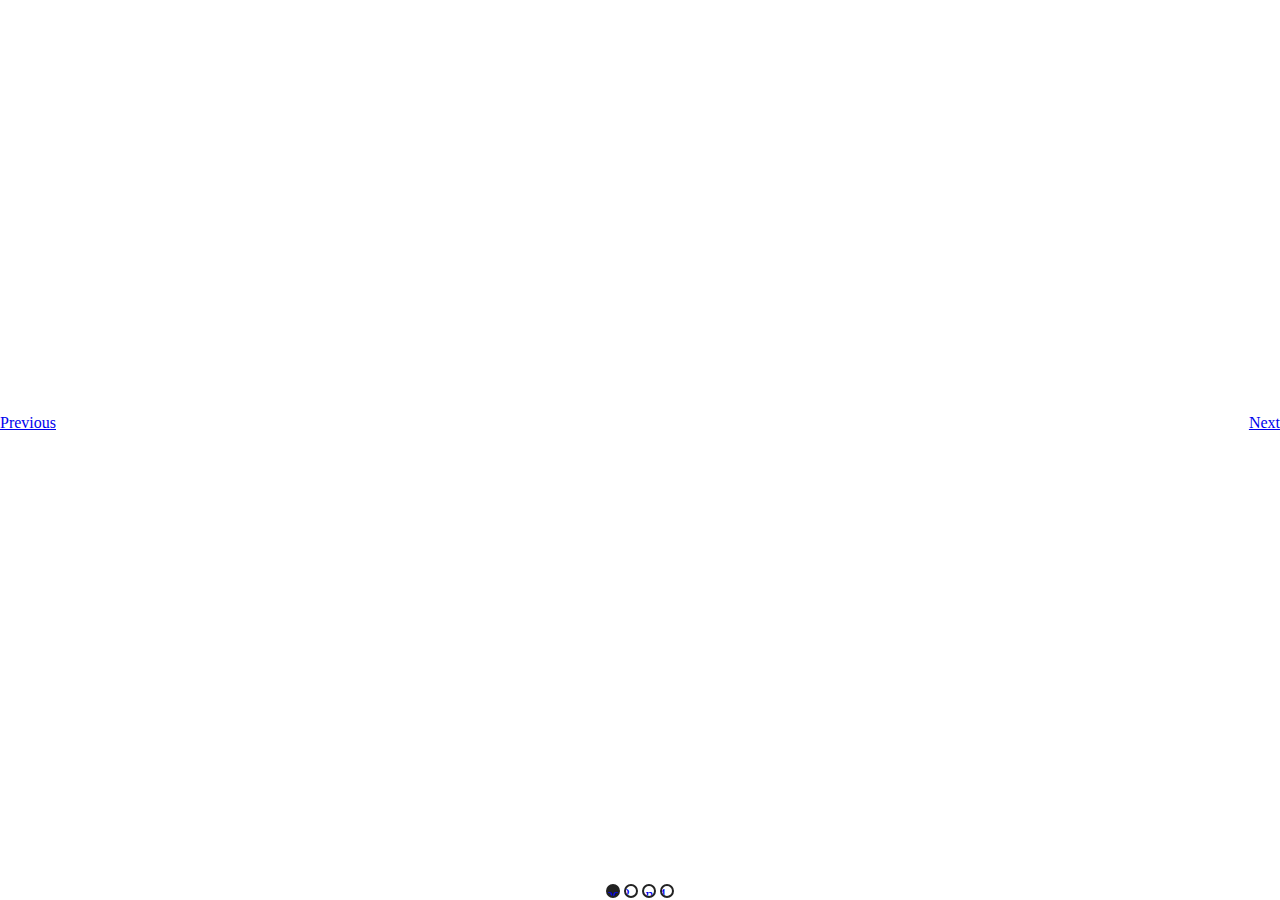
<file: superslides-0.6-stable/examples/custom-pagination.html>
<!DOCTYPE html>
<html>
<head>
  <meta charset="utf-8">
  <title>Superslides - A fullscreen slider for jQuery</title>
  <link rel="stylesheet" href="../dist/stylesheets/superslides.css">
</head>
<body>
  <div id="slides">
    <div class="slides-container">
      <img src="images/people.jpeg" id="people">
      <img src="images/surly.jpeg" width="1024" height="682" alt="Surly">
      <img src="images/cinelli-front.jpeg" width="1024" height="683" alt="Cinelli" id="cinelli">
      <img src="images/affinity.jpeg" width="1024" height="685" alt="Affinity">
    </div>

    <nav class="slides-navigation">
      <a href="#" class="next">Next</a>
      <a href="#" class="prev">Previous</a>
    </nav>
  </div>

  <script src="http://ajax.googleapis.com/ajax/libs/jquery/1.9.1/jquery.min.js"></script>
  <script src="javascripts/jquery.easing.1.3.js"></script>
  <script src="javascripts/jquery.animate-enhanced.min.js"></script>
  <script src="../dist/jquery.superslides.js" type="text/javascript" charset="utf-8"></script>
  <script>
    $(function() {
      $('#slides').superslides({
        hashchange: true
      });
    });
  </script>
</body>
</html>
</file>
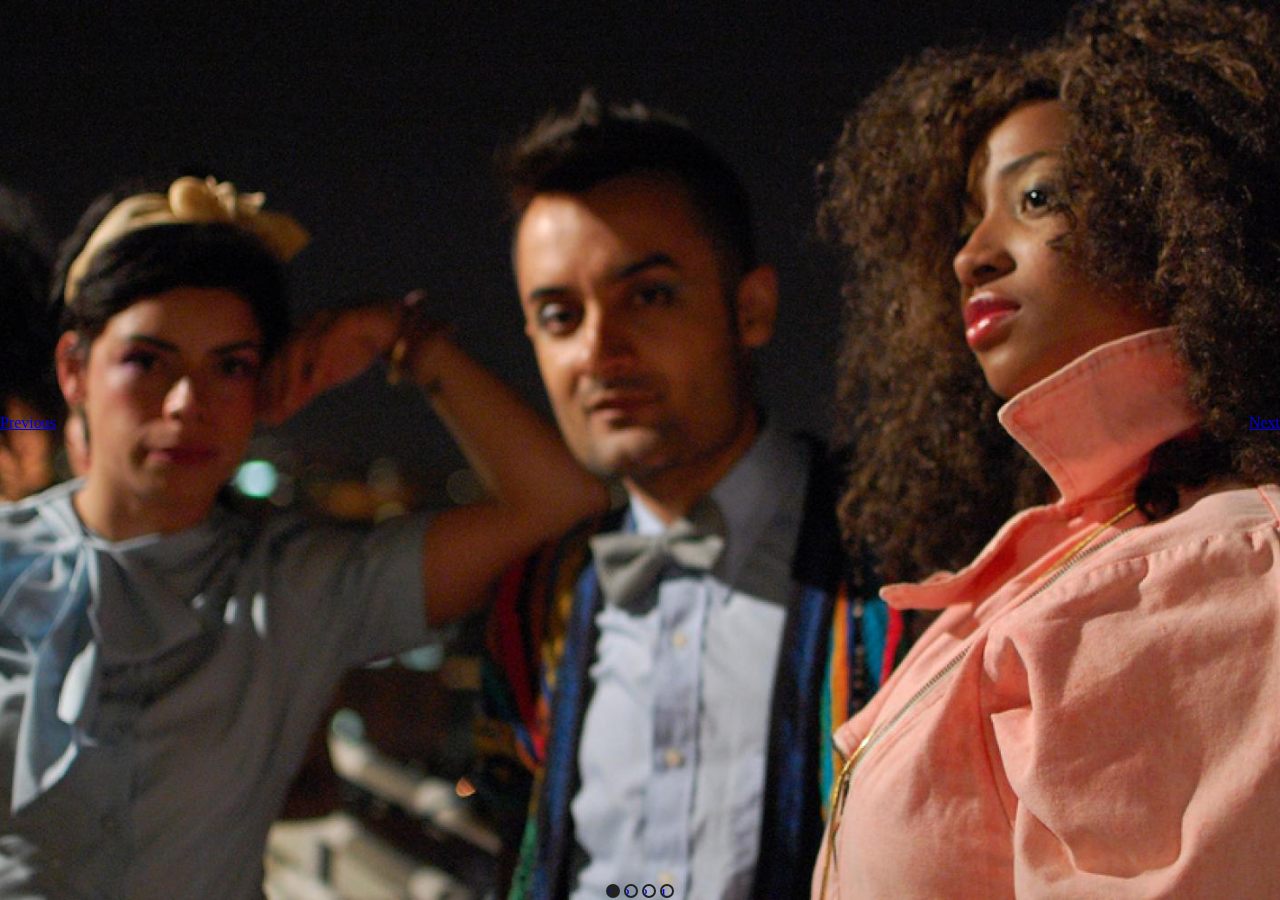
<file: superslides-0.6-stable/examples/fade.html>
<!DOCTYPE html>
<html>
<head>
  <meta charset="utf-8">
  <title>Superslides - A fullscreen slider for jQuery</title>
  <link rel="stylesheet" href="../dist/stylesheets/superslides.css">
</head>
<body>
  <div id="slides">
    <div class="slides-container">
      <img src="images/people.jpeg" alt="Cinelli">
      <img src="images/surly.jpeg" width="1024" height="682" alt="Surly">
      <img src="images/cinelli-front.jpeg" width="1024" height="683" alt="Cinelli">
      <img src="images/affinity.jpeg" width="1024" height="685" alt="Affinity">
    </div>

    <nav class="slides-navigation">
      <a href="#" class="next">Next</a>
      <a href="#" class="prev">Previous</a>
    </nav>
  </div>

  <script src="http://ajax.googleapis.com/ajax/libs/jquery/1.9.1/jquery.min.js"></script>
  <script src="javascripts/jquery.easing.1.3.js"></script>
  <script src="javascripts/jquery.animate-enhanced.min.js"></script>
  <script src="../dist/jquery.superslides.js" type="text/javascript" charset="utf-8"></script>
  <script>
    $('#slides').superslides({
      animation: 'fade'
    });
  </script>
</body>
</html>
</file>
<file: easy-pie-chart-master/demo/style.css>
html,
body {
  padding: 0;
  margin: 0;
}
body {
  -webkit-font-smoothing: antialiased;
  text-align: center;
  font: 18px / 1.4 'Helvetica', 'Arial', sans-serif;
  padding-top: 60px;
}
ul {
  position: fixed;
  top: 0;
  left: 0;
  right: 0;
  margin: 0;
  padding: 0;
  height: 60px;
  background: #cccccc;
  font-size: 0;
  line-height: 0;
  letter-spacing: -0.3em;
}
li {
  position: relative;
  display: inline-block;
  vertical-align: top;
  width: 25%;
  text-align: center;
  font-size: 18px;
  line-height: 60px;
  letter-spacing: normal;
}
li a {
  display: block;
  color: #ffffff;
  text-decoration: none;
  text-transform: uppercase;
  white-space: nowrap;
}
li a:hover,
li a.active {
  background: #333333;
  color: #ffffff;
}
li a.active:after {
  content: '';
  position: absolute;
  top: 100%;
  left: 50%;
  margin-left: -10px;
  border: 10px solid;
  border-color: transparent;
  border-top-color: #333333;
}
.chart {
  position: relative;
  display: inline-block;
  width: 110px;
  height: 110px;
  margin-top: 50px;
  margin-bottom: 50px;
  text-align: center;
}
.chart canvas {
  position: absolute;
  top: 0;
  left: 0;
}
.percent {
  display: inline-block;
  line-height: 110px;
  z-index: 2;
}
.percent:after {
  content: '%';
  margin-left: 0.1em;
  font-size: .8em;
}
.angular {
  margin-top: 100px;
}
.angular .chart {
  margin-top: 0;
}
input {
  display: block;
  margin: auto;
  margin-bottom: 3em;
}
.btn {
  display: block;
  width: 200px;
  margin: 0 auto;
  padding: 10px 20px;
  background: #cccccc;
  color: #ffffff;
  text-transform: uppercase;
  cursor: pointer;
  font-size: 0.8em;
  -moz-box-sizing: border-box;
  box-sizing: border-box;
}
.btn:hover {
  background: #333333;
  color: #ffffff;
}
.span6 {
  float: left;
  width: 50%;
}
@media only screen and (max-width: 600px) {
  li {
    font-size: 14.4px;
  }
}
@media only screen and (max-width: 430px) {
  .span6 {
    float: none;
    width: 100%;
  }
  body {
    padding-top: 0;
  }
  ul {
    height: auto;
    position: static;
  }
  li {
    display: block;
    width: 100%;
  }
  li a {
    white-space: normal;
  }
  a.active:after {
    display: none;
  }
}
</file>
<file: superslides-0.6-stable/dist/stylesheets/superslides.css>
#slides {
  position: relative;
}
#slides .slides-container {
  display: none;
}
#slides .scrollable {
  *zoom: 1;
  position: relative;
  top: 0;
  left: 0;
  overflow-y: auto;
  -webkit-overflow-scrolling: touch;
  height: 100%;
}
#slides .scrollable:after {
  content: "";
  display: table;
  clear: both;
}

.slides-navigation {
  margin: 0 auto;
  position: absolute;
  z-index: 3;
  top: 46%;
  width: 100%;
}
.slides-navigation a {
  position: absolute;
  display: block;
}
.slides-navigation a.prev {
  left: 0;
}
.slides-navigation a.next {
  right: 0;
}

.slides-pagination {
  position: absolute;
  z-index: 3;
  bottom: 0;
  text-align: center;
  width: 100%;
}
.slides-pagination a {
  border: 2px solid #222;
  border-radius: 15px;
  width: 10px;
  height: 10px;
  display: -moz-inline-stack;
  display: inline-block;
  vertical-align: middle;
  *vertical-align: auto;
  zoom: 1;
  *display: inline;
  background-image: url("[data-uri]");
  margin: 2px;
  overflow: hidden;
  text-indent: -100%;
}
.slides-pagination a.current {
  background: #222;
}
</file>
<file: typed.js-master/docs/assets/bass.css>
/*! Basscss | http://basscss.com | MIT License */

.h1{ font-size: 2rem }
.h2{ font-size: 1.5rem }
.h3{ font-size: 1.25rem }
.h4{ font-size: 1rem }
.h5{ font-size: .875rem }
.h6{ font-size: .75rem }

.font-family-inherit{ font-family:inherit }
.font-size-inherit{ font-size:inherit }
.text-decoration-none{ text-decoration:none }

.bold{ font-weight: bold; font-weight: bold }
.regular{ font-weight:normal }
.italic{ font-style:italic }
.caps{ text-transform:uppercase; letter-spacing: .2em; }

.left-align{ text-align:left }
.center{ text-align:center }
.right-align{ text-align:right }
.justify{ text-align:justify }

.nowrap{ white-space:nowrap }
.break-word{ word-wrap:break-word }

.line-height-1{ line-height: 1 }
.line-height-2{ line-height: 1.125 }
.line-height-3{ line-height: 1.25 }
.line-height-4{ line-height: 1.5 }

.list-style-none{ list-style:none }
.underline{ text-decoration:underline }

.truncate{
  max-width:100%;
  overflow:hidden;
  text-overflow:ellipsis;
  white-space:nowrap;
}

.list-reset{
  list-style:none;
  padding-left:0;
}

.inline{ display:inline }
.block{ display:block }
.inline-block{ display:inline-block }
.table{ display:table }
.table-cell{ display:table-cell }

.overflow-hidden{ overflow:hidden }
.overflow-scroll{ overflow:scroll }
.overflow-auto{ overflow:auto }

.clearfix:before,
.clearfix:after{
  content:" ";
  display:table
}
.clearfix:after{ clear:both }

.left{ float:left }
.right{ float:right }

.fit{ max-width:100% }

.max-width-1{ max-width: 24rem }
.max-width-2{ max-width: 32rem }
.max-width-3{ max-width: 48rem }
.max-width-4{ max-width: 64rem }

.border-box{ box-sizing:border-box }

.align-baseline{ vertical-align:baseline }
.align-top{ vertical-align:top }
.align-middle{ vertical-align:middle }
.align-bottom{ vertical-align:bottom }

.m0{ margin:0 }
.mt0{ margin-top:0 }
.mr0{ margin-right:0 }
.mb0{ margin-bottom:0 }
.ml0{ margin-left:0 }
.mx0{ margin-left:0; margin-right:0 }
.my0{ margin-top:0; margin-bottom:0 }

.m1{ margin: .5rem }
.mt1{ margin-top: .5rem }
.mr1{ margin-right: .5rem }
.mb1{ margin-bottom: .5rem }
.ml1{ margin-left: .5rem }
.mx1{ margin-left: .5rem; margin-right: .5rem }
.my1{ margin-top: .5rem; margin-bottom: .5rem }

.m2{ margin: 1rem }
.mt2{ margin-top: 1rem }
.mr2{ margin-right: 1rem }
.mb2{ margin-bottom: 1rem }
.ml2{ margin-left: 1rem }
.mx2{ margin-left: 1rem; margin-right: 1rem }
.my2{ margin-top: 1rem; margin-bottom: 1rem }

.m3{ margin: 2rem }
.mt3{ margin-top: 2rem }
.mr3{ margin-right: 2rem }
.mb3{ margin-bottom: 2rem }
.ml3{ margin-left: 2rem }
.mx3{ margin-left: 2rem; margin-right: 2rem }
.my3{ margin-top: 2rem; margin-bottom: 2rem }

.m4{ margin: 4rem }
.mt4{ margin-top: 4rem }
.mr4{ margin-right: 4rem }
.mb4{ margin-bottom: 4rem }
.ml4{ margin-left: 4rem }
.mx4{ margin-left: 4rem; margin-right: 4rem }
.my4{ margin-top: 4rem; margin-bottom: 4rem }

.mxn1{ margin-left: -.5rem; margin-right: -.5rem; }
.mxn2{ margin-left: -1rem; margin-right: -1rem; }
.mxn3{ margin-left: -2rem; margin-right: -2rem; }
.mxn4{ margin-left: -4rem; margin-right: -4rem; }

.ml-auto{ margin-left:auto }
.mr-auto{ margin-right:auto }
.mx-auto{ margin-left:auto; margin-right:auto; }

.p0{ padding:0 }
.pt0{ padding-top:0 }
.pr0{ padding-right:0 }
.pb0{ padding-bottom:0 }
.pl0{ padding-left:0 }
.px0{ padding-left:0; padding-right:0 }
.py0{ padding-top:0;  padding-bottom:0 }

.p1{ padding: .5rem }
.pt1{ padding-top: .5rem }
.pr1{ padding-right: .5rem }
.pb1{ padding-bottom: .5rem }
.pl1{ padding-left: .5rem }
.py1{ padding-top: .5rem; padding-bottom: .5rem }
.px1{ padding-left: .5rem; padding-right: .5rem }

.p2{ padding: 1rem }
.pt2{ padding-top: 1rem }
.pr2{ padding-right: 1rem }
.pb2{ padding-bottom: 1rem }
.pl2{ padding-left: 1rem }
.py2{ padding-top: 1rem; padding-bottom: 1rem }
.px2{ padding-left: 1rem; padding-right: 1rem }

.p3{ padding: 2rem }
.pt3{ padding-top: 2rem }
.pr3{ padding-right: 2rem }
.pb3{ padding-bottom: 2rem }
.pl3{ padding-left: 2rem }
.py3{ padding-top: 2rem; padding-bottom: 2rem }
.px3{ padding-left: 2rem; padding-right: 2rem }

.p4{ padding: 4rem }
.pt4{ padding-top: 4rem }
.pr4{ padding-right: 4rem }
.pb4{ padding-bottom: 4rem }
.pl4{ padding-left: 4rem }
.py4{ padding-top: 4rem; padding-bottom: 4rem }
.px4{ padding-left: 4rem; padding-right: 4rem }

.col{
  float:left;
  box-sizing:border-box;
}

.col-right{
  float:right;
  box-sizing:border-box;
}

.col-1{
  width:8.33333%;
}

.col-2{
  width:16.66667%;
}

.col-3{
  width:25%;
}

.col-4{
  width:33.33333%;
}

.col-5{
  width:41.66667%;
}

.col-6{
  width:50%;
}

.col-7{
  width:58.33333%;
}

.col-8{
  width:66.66667%;
}

.col-9{
  width:75%;
}

.col-10{
  width:83.33333%;
}

.col-11{
  width:91.66667%;
}

.col-12{
  width:100%;
}
@media (min-width: 40em){

  .sm-col{
    float:left;
    box-sizing:border-box;
  }

  .sm-col-right{
    float:right;
    box-sizing:border-box;
  }

  .sm-col-1{
    width:8.33333%;
  }

  .sm-col-2{
    width:16.66667%;
  }

  .sm-col-3{
    width:25%;
  }

  .sm-col-4{
    width:33.33333%;
  }

  .sm-col-5{
    width:41.66667%;
  }

  .sm-col-6{
    width:50%;
  }

  .sm-col-7{
    width:58.33333%;
  }

  .sm-col-8{
    width:66.66667%;
  }

  .sm-col-9{
    width:75%;
  }

  .sm-col-10{
    width:83.33333%;
  }

  .sm-col-11{
    width:91.66667%;
  }

  .sm-col-12{
    width:100%;
  }

}
@media (min-width: 52em){

  .md-col{
    float:left;
    box-sizing:border-box;
  }

  .md-col-right{
    float:right;
    box-sizing:border-box;
  }

  .md-col-1{
    width:8.33333%;
  }

  .md-col-2{
    width:16.66667%;
  }

  .md-col-3{
    width:25%;
  }

  .md-col-4{
    width:33.33333%;
  }

  .md-col-5{
    width:41.66667%;
  }

  .md-col-6{
    width:50%;
  }

  .md-col-7{
    width:58.33333%;
  }

  .md-col-8{
    width:66.66667%;
  }

  .md-col-9{
    width:75%;
  }

  .md-col-10{
    width:83.33333%;
  }

  .md-col-11{
    width:91.66667%;
  }

  .md-col-12{
    width:100%;
  }

}
@media (min-width: 64em){

  .lg-col{
    float:left;
    box-sizing:border-box;
  }

  .lg-col-right{
    float:right;
    box-sizing:border-box;
  }

  .lg-col-1{
    width:8.33333%;
  }

  .lg-col-2{
    width:16.66667%;
  }

  .lg-col-3{
    width:25%;
  }

  .lg-col-4{
    width:33.33333%;
  }

  .lg-col-5{
    width:41.66667%;
  }

  .lg-col-6{
    width:50%;
  }

  .lg-col-7{
    width:58.33333%;
  }

  .lg-col-8{
    width:66.66667%;
  }

  .lg-col-9{
    width:75%;
  }

  .lg-col-10{
    width:83.33333%;
  }

  .lg-col-11{
    width:91.66667%;
  }

  .lg-col-12{
    width:100%;
  }

}
.flex{ display:-webkit-box; display:-webkit-flex; display:-ms-flexbox; display:flex }

@media (min-width: 40em){
  .sm-flex{ display:-webkit-box; display:-webkit-flex; display:-ms-flexbox; display:flex }
}

@media (min-width: 52em){
  .md-flex{ display:-webkit-box; display:-webkit-flex; display:-ms-flexbox; display:flex }
}

@media (min-width: 64em){
  .lg-flex{ display:-webkit-box; display:-webkit-flex; display:-ms-flexbox; display:flex }
}

.flex-column{ -webkit-box-orient:vertical; -webkit-box-direction:normal; -webkit-flex-direction:column; -ms-flex-direction:column; flex-direction:column }
.flex-wrap{ -webkit-flex-wrap:wrap; -ms-flex-wrap:wrap; flex-wrap:wrap }

.items-start{ -webkit-box-align:start; -webkit-align-items:flex-start; -ms-flex-align:start; -ms-grid-row-align:flex-start; align-items:flex-start }
.items-end{ -webkit-box-align:end; -webkit-align-items:flex-end; -ms-flex-align:end; -ms-grid-row-align:flex-end; align-items:flex-end }
.items-center{ -webkit-box-align:center; -webkit-align-items:center; -ms-flex-align:center; -ms-grid-row-align:center; align-items:center }
.items-baseline{ -webkit-box-align:baseline; -webkit-align-items:baseline; -ms-flex-align:baseline; -ms-grid-row-align:baseline; align-items:baseline }
.items-stretch{ -webkit-box-align:stretch; -webkit-align-items:stretch; -ms-flex-align:stretch; -ms-grid-row-align:stretch; align-items:stretch }

.self-start{ -webkit-align-self:flex-start; -ms-flex-item-align:start; align-self:flex-start }
.self-end{ -webkit-align-self:flex-end; -ms-flex-item-align:end; align-self:flex-end }
.self-center{ -webkit-align-self:center; -ms-flex-item-align:center; align-self:center }
.self-baseline{ -webkit-align-self:baseline; -ms-flex-item-align:baseline; align-self:baseline }
.self-stretch{ -webkit-align-self:stretch; -ms-flex-item-align:stretch; align-self:stretch }

.justify-start{ -webkit-box-pack:start; -webkit-justify-content:flex-start; -ms-flex-pack:start; justify-content:flex-start }
.justify-end{ -webkit-box-pack:end; -webkit-justify-content:flex-end; -ms-flex-pack:end; justify-content:flex-end }
.justify-center{ -webkit-box-pack:center; -webkit-justify-content:center; -ms-flex-pack:center; justify-content:center }
.justify-between{ -webkit-box-pack:justify; -webkit-justify-content:space-between; -ms-flex-pack:justify; justify-content:space-between }
.justify-around{ -webkit-justify-content:space-around; -ms-flex-pack:distribute; justify-content:space-around }

.content-start{ -webkit-align-content:flex-start; -ms-flex-line-pack:start; align-content:flex-start }
.content-end{ -webkit-align-content:flex-end; -ms-flex-line-pack:end; align-content:flex-end }
.content-center{ -webkit-align-content:center; -ms-flex-line-pack:center; align-content:center }
.content-between{ -webkit-align-content:space-between; -ms-flex-line-pack:justify; align-content:space-between }
.content-around{ -webkit-align-content:space-around; -ms-flex-line-pack:distribute; align-content:space-around }
.content-stretch{ -webkit-align-content:stretch; -ms-flex-line-pack:stretch; align-content:stretch }
.flex-auto{
  -webkit-box-flex:1;
  -webkit-flex:1 1 auto;
      -ms-flex:1 1 auto;
          flex:1 1 auto;
  min-width:0;
  min-height:0;
}
.flex-none{ -webkit-box-flex:0; -webkit-flex:none; -ms-flex:none; flex:none }

.order-0{ -webkit-box-ordinal-group:1; -webkit-order:0; -ms-flex-order:0; order:0 }
.order-1{ -webkit-box-ordinal-group:2; -webkit-order:1; -ms-flex-order:1; order:1 }
.order-2{ -webkit-box-ordinal-group:3; -webkit-order:2; -ms-flex-order:2; order:2 }
.order-3{ -webkit-box-ordinal-group:4; -webkit-order:3; -ms-flex-order:3; order:3 }
.order-last{ -webkit-box-ordinal-group:100000; -webkit-order:99999; -ms-flex-order:99999; order:99999 }

.relative{ position:relative }
.absolute{ position:absolute }
.fixed{ position:fixed }

.top-0{ top:0 }
.right-0{ right:0 }
.bottom-0{ bottom:0 }
.left-0{ left:0 }

.z1{ z-index: 1 }
.z2{ z-index: 2 }
.z3{ z-index: 3 }
.z4{ z-index: 4 }

.border{
  border-style:solid;
  border-width: 1px;
}

.border-top{
  border-top-style:solid;
  border-top-width: 1px;
}

.border-right{
  border-right-style:solid;
  border-right-width: 1px;
}

.border-bottom{
  border-bottom-style:solid;
  border-bottom-width: 1px;
}

.border-left{
  border-left-style:solid;
  border-left-width: 1px;
}

.border-none{ border:0 }

.rounded{ border-radius: 3px }
.circle{ border-radius:50% }

.rounded-top{ border-radius: 3px 3px 0 0 }
.rounded-right{ border-radius: 0 3px 3px 0 }
.rounded-bottom{ border-radius: 0 0 3px 3px }
.rounded-left{ border-radius: 3px 0 0 3px }

.not-rounded{ border-radius:0 }

.hide{
  position:absolute !important;
  height:1px;
  width:1px;
  overflow:hidden;
  clip:rect(1px, 1px, 1px, 1px);
}

@media (max-width: 40em){
  .xs-hide{ display:none !important }
}

@media (min-width: 40em) and (max-width: 52em){
  .sm-hide{ display:none !important }
}

@media (min-width: 52em) and (max-width: 64em){
  .md-hide{ display:none !important }
}

@media (min-width: 64em){
  .lg-hide{ display:none !important }
}

.display-none{ display:none !important }
</file>
<file: typed.js-master/docs/assets/style.css>
.documentation {
  font-family: Helvetica, sans-serif;
  color: #666;
  line-height: 1.5;
  background: #f5f5f5;
}

.black {
  color: #666;
}

.bg-white {
  background-color: #fff;
}

h4 {
  margin: 20px 0 10px 0;
}

.documentation h3 {
  color: #000;
}

.border-bottom {
  border-color: #ddd;
}

a {
  color: #1184CE;
  text-decoration: none;
}

.documentation a[href]:hover {
  text-decoration: underline;
}

a:hover {
  cursor: pointer;
}

.py1-ul li {
  padding: 5px 0;
}

.max-height-100 {
  max-height: 100%;
}

section:target h3 {
  font-weight:700;
}

.documentation td,
.documentation th {
    padding: .25rem .25rem;
}

h1:hover .anchorjs-link,
h2:hover .anchorjs-link,
h3:hover .anchorjs-link,
h4:hover .anchorjs-link {
  opacity: 1;
}

.fix-3 {
  width: 25%;
  max-width: 244px;
}

.fix-3 {
  width: 25%;
  max-width: 244px;
}

@media (min-width: 52em) {
  .fix-margin-3 {
    margin-left: 25%;
  }
}

.pre, pre, code, .code {
  font-family: Source Code Pro,Menlo,Consolas,Liberation Mono,monospace;
  font-size: 14px;
}

.fill-light {
  background: #F9F9F9;
}

.width2 {
  width: 1rem;
}

.input {
  font-family: inherit;
  display: block;
  width: 100%;
  height: 2rem;
  padding: .5rem;
  margin-bottom: 1rem;
  border: 1px solid #ccc;
  font-size: .875rem;
  border-radius: 3px;
  box-sizing: border-box;
}

table {
  border-collapse: collapse;
}

.prose table th,
.prose table td {
  text-align: left;
  padding:8px;
  border:1px solid #ddd;
}

.prose table th:nth-child(1) { border-right: none; }
.prose table th:nth-child(2) { border-left: none; }

.prose table {
  border:1px solid #ddd;
}

.prose-big {
  font-size: 18px;
  line-height: 30px;
}

.quiet {
  opacity: 0.7;
}

.minishadow {
  box-shadow: 2px 2px 10px #f3f3f3;
}
</file>
<file: typed.js-master/docs/assets/github.css>
/*

github.com style (c) Vasily Polovnyov <vast@whiteants.net>

*/

.hljs {
  display: block;
  overflow-x: auto;
  padding: 0.5em;
  color: #333;
  background: #f8f8f8;
  -webkit-text-size-adjust: none;
}

.hljs-comment,
.diff .hljs-header,
.hljs-javadoc {
  color: #998;
  font-style: italic;
}

.hljs-keyword,
.css .rule .hljs-keyword,
.hljs-winutils,
.nginx .hljs-title,
.hljs-subst,
.hljs-request,
.hljs-status {
  color: #1184CE;
}

.hljs-number,
.hljs-hexcolor,
.ruby .hljs-constant {
  color: #ed225d;
}

.hljs-string,
.hljs-tag .hljs-value,
.hljs-phpdoc,
.hljs-dartdoc,
.tex .hljs-formula {
  color: #ed225d;
}

.hljs-title,
.hljs-id,
.scss .hljs-preprocessor {
  color: #900;
  font-weight: bold;
}

.hljs-list .hljs-keyword,
.hljs-subst {
  font-weight: normal;
}

.hljs-class .hljs-title,
.hljs-type,
.vhdl .hljs-literal,
.tex .hljs-command {
  color: #458;
  font-weight: bold;
}

.hljs-tag,
.hljs-tag .hljs-title,
.hljs-rules .hljs-property,
.django .hljs-tag .hljs-keyword {
  color: #000080;
  font-weight: normal;
}

.hljs-attribute,
.hljs-variable,
.lisp .hljs-body {
  color: #008080;
}

.hljs-regexp {
  color: #009926;
}

.hljs-symbol,
.ruby .hljs-symbol .hljs-string,
.lisp .hljs-keyword,
.clojure .hljs-keyword,
.scheme .hljs-keyword,
.tex .hljs-special,
.hljs-prompt {
  color: #990073;
}

.hljs-built_in {
  color: #0086b3;
}

.hljs-preprocessor,
.hljs-pragma,
.hljs-pi,
.hljs-doctype,
.hljs-shebang,
.hljs-cdata {
  color: #999;
  font-weight: bold;
}

.hljs-deletion {
  background: #fdd;
}

.hljs-addition {
  background: #dfd;
}

.diff .hljs-change {
  background: #0086b3;
}

.hljs-chunk {
  color: #aaa;
}
</file>
